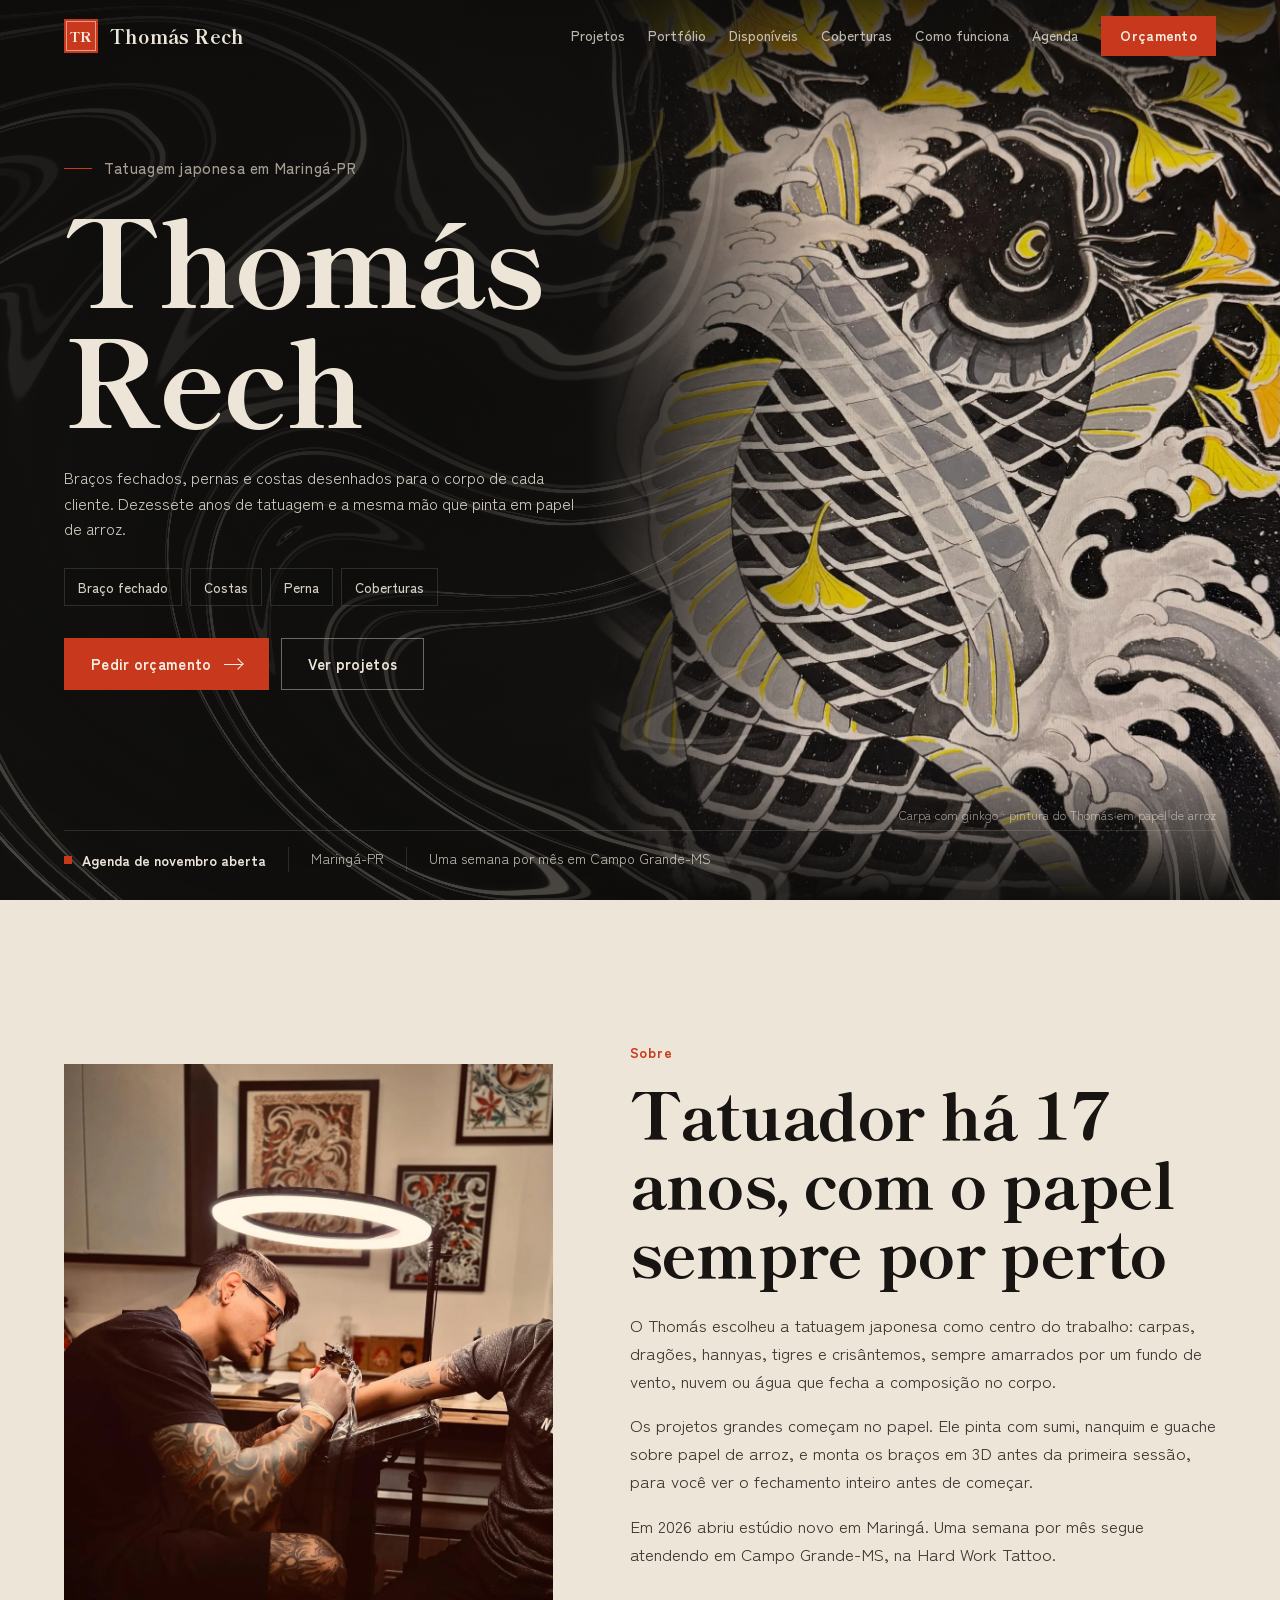
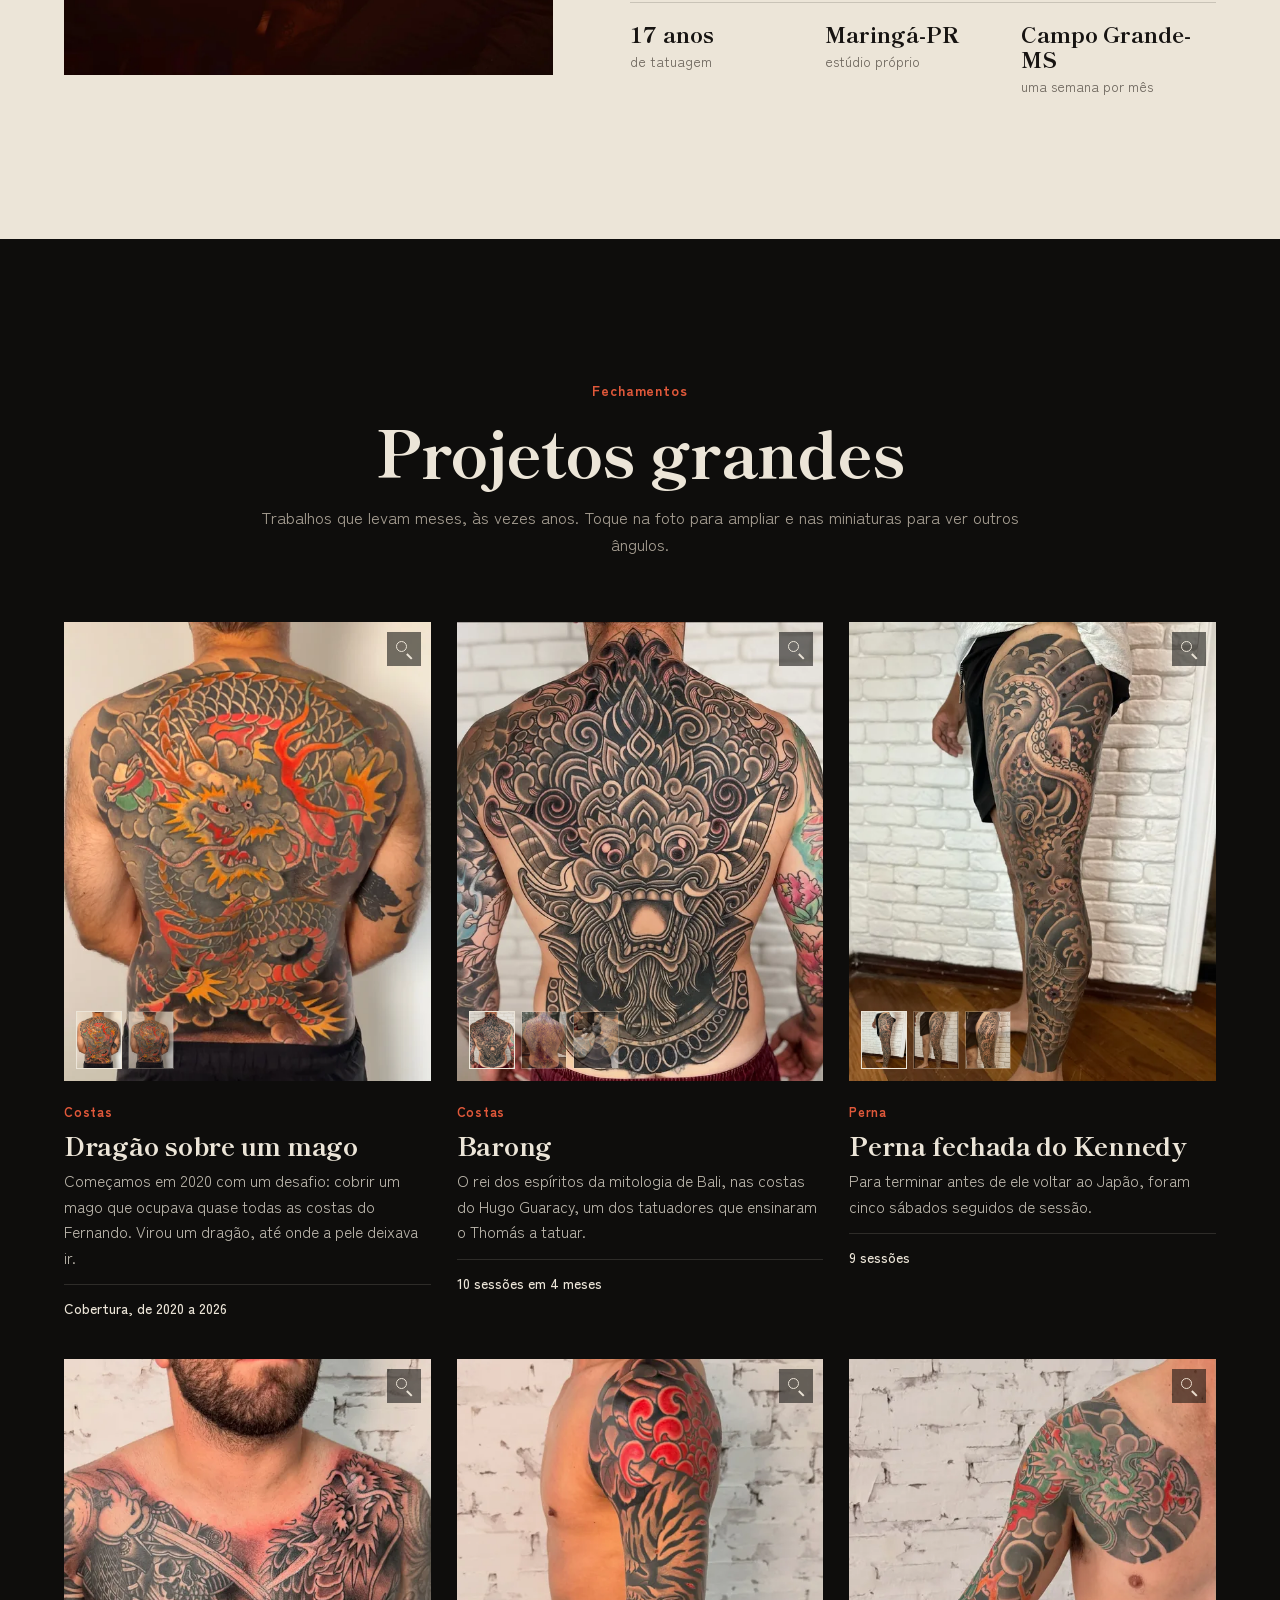
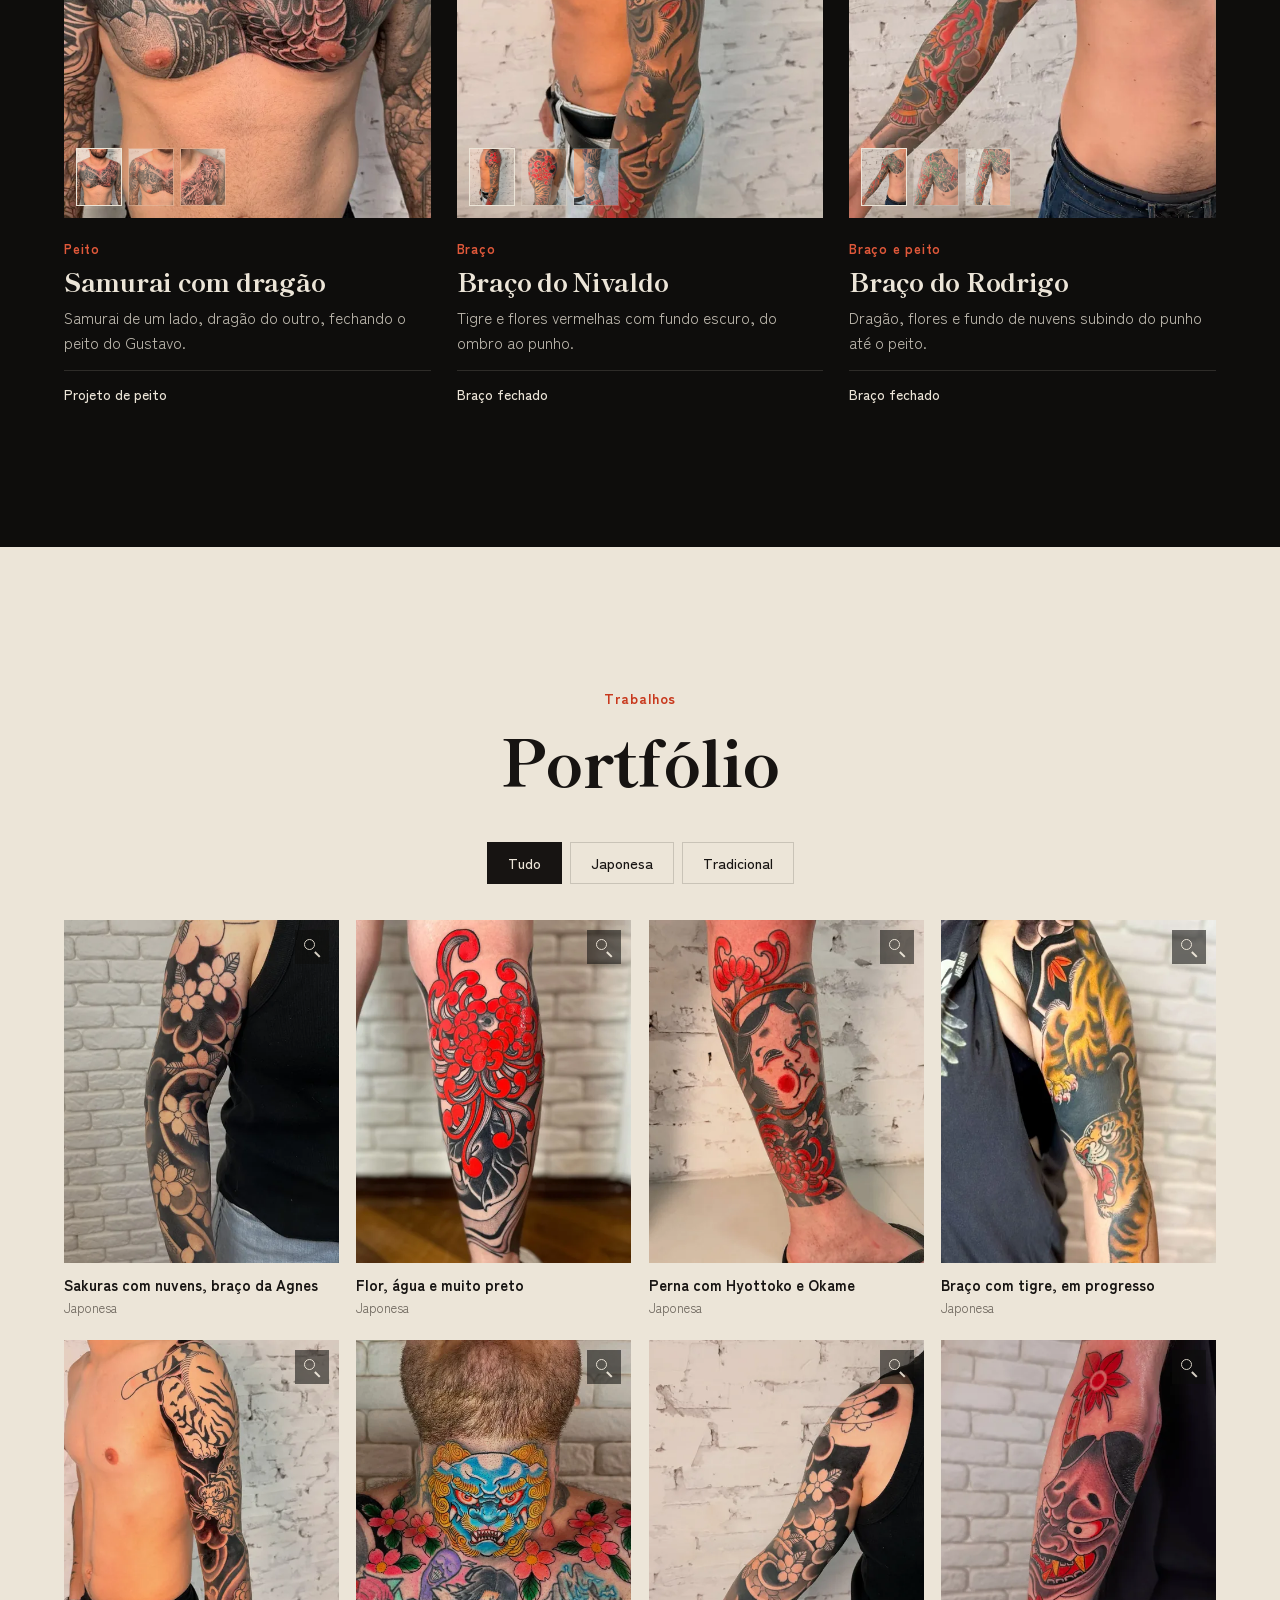
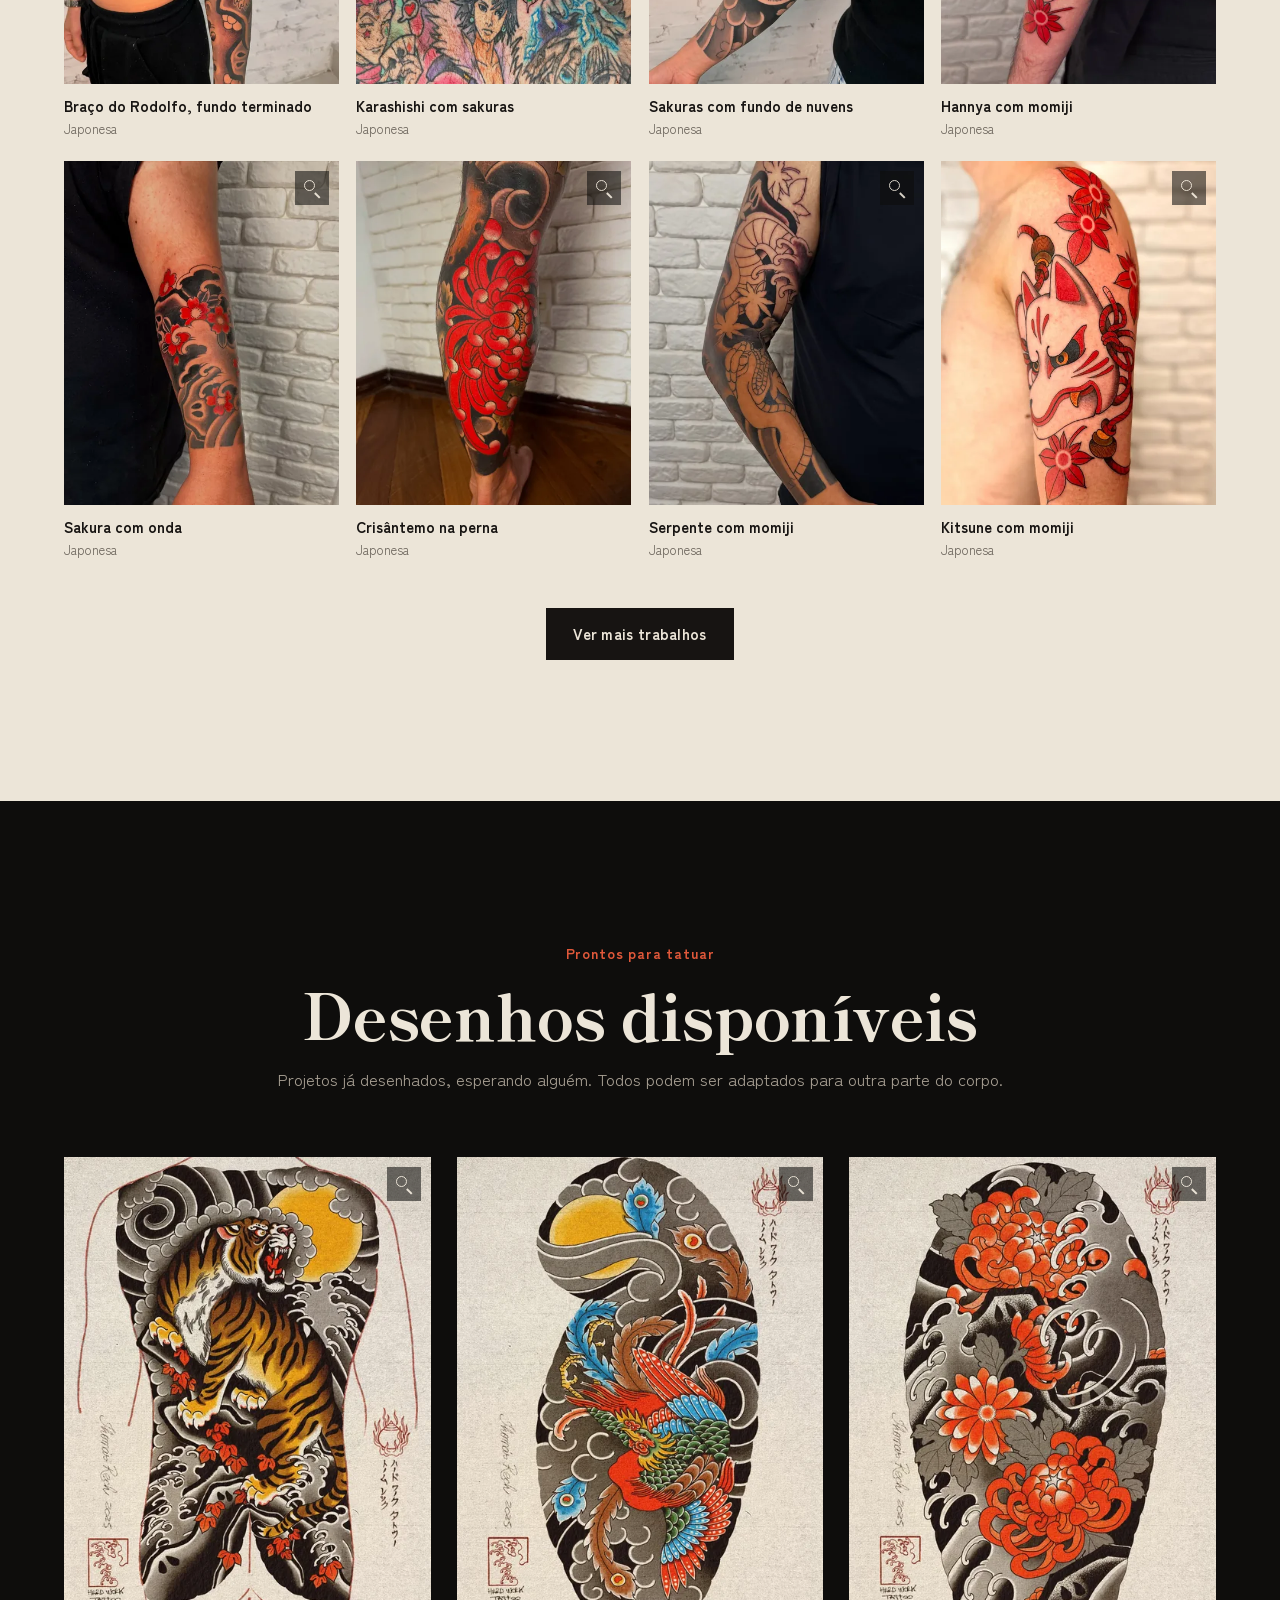
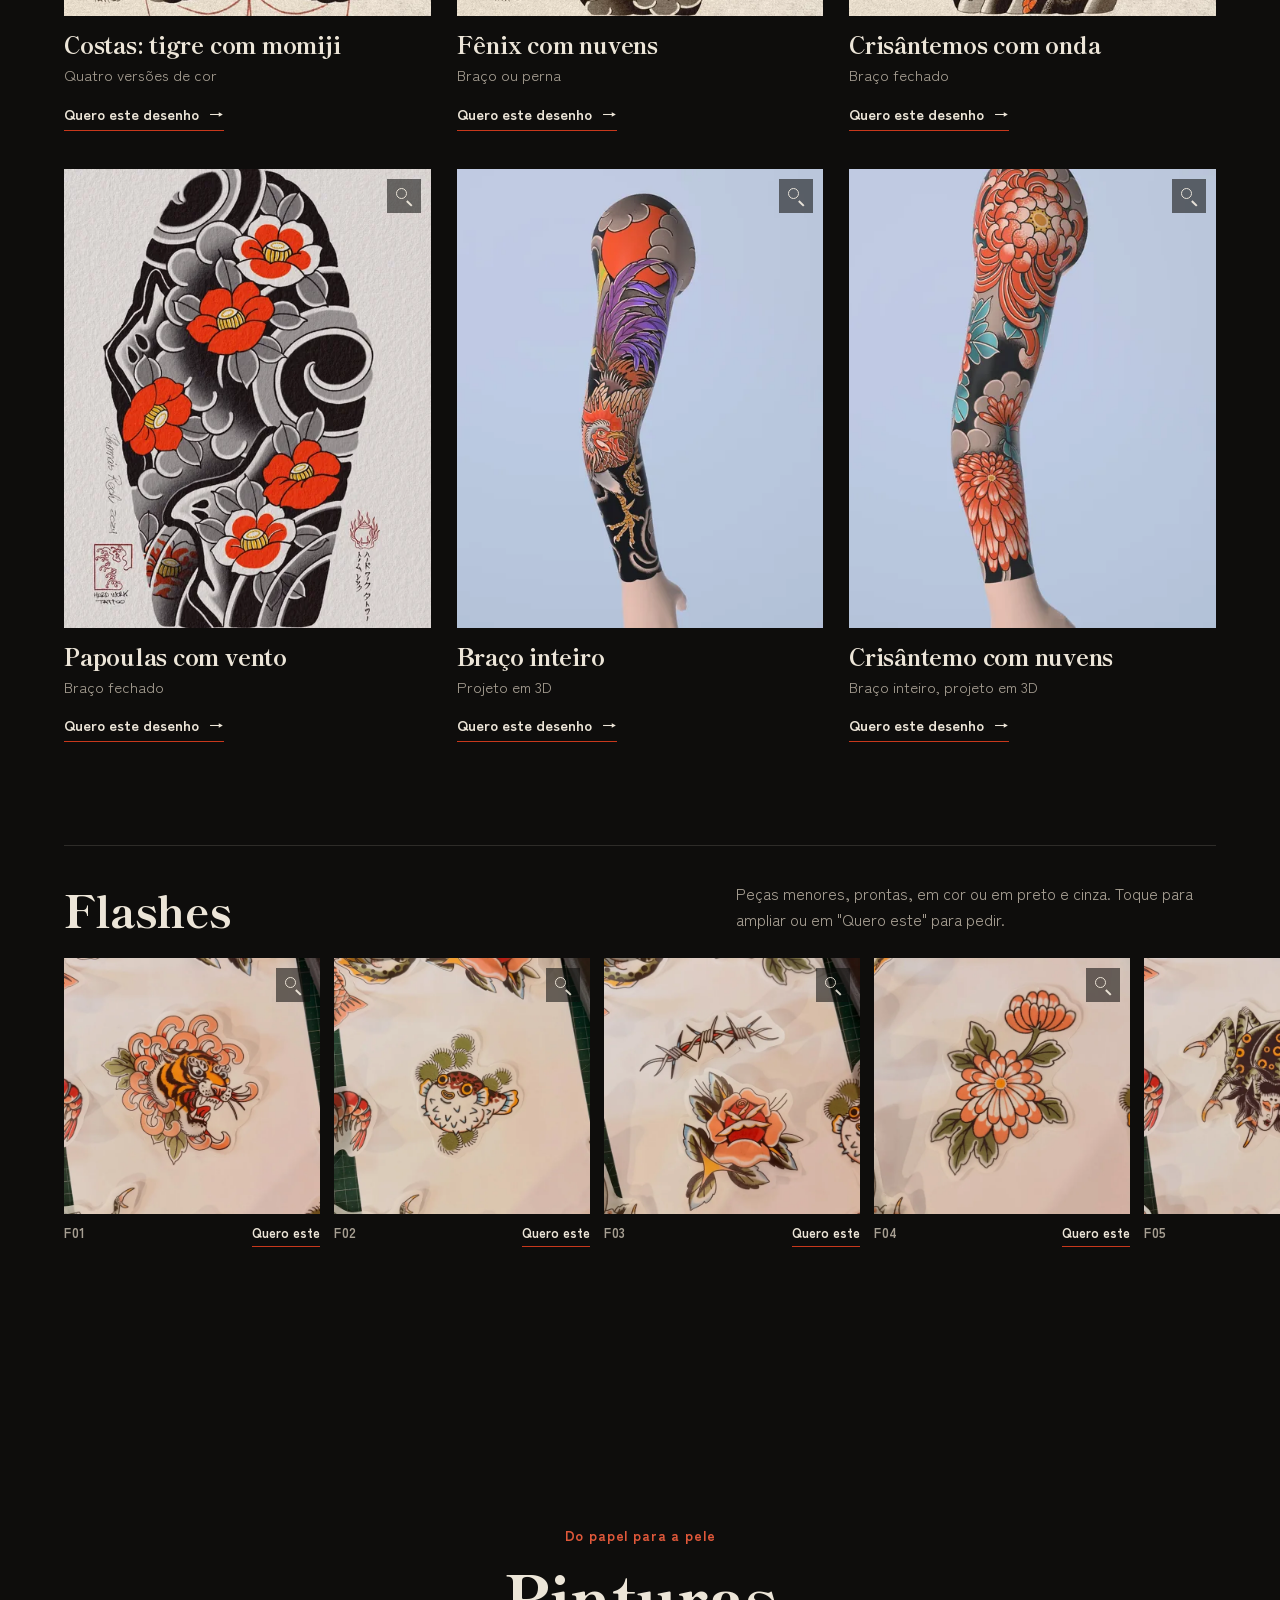
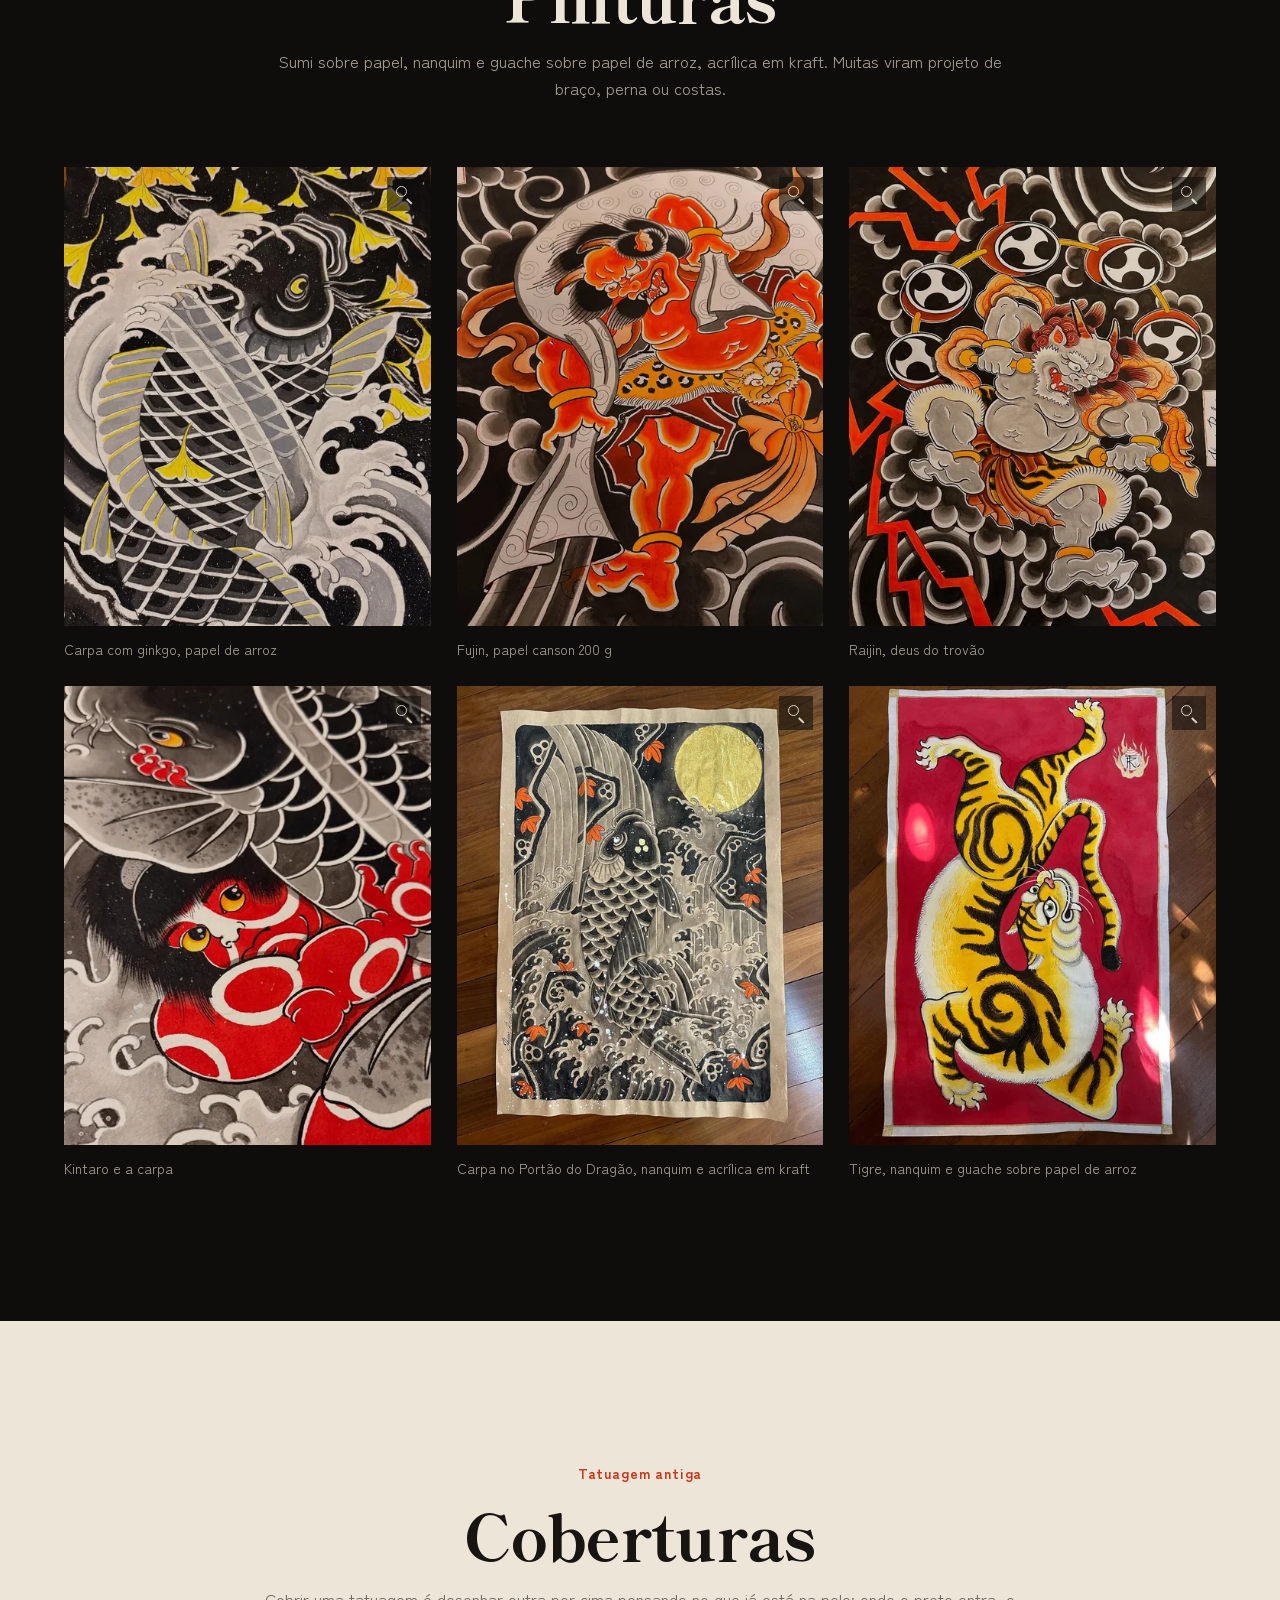
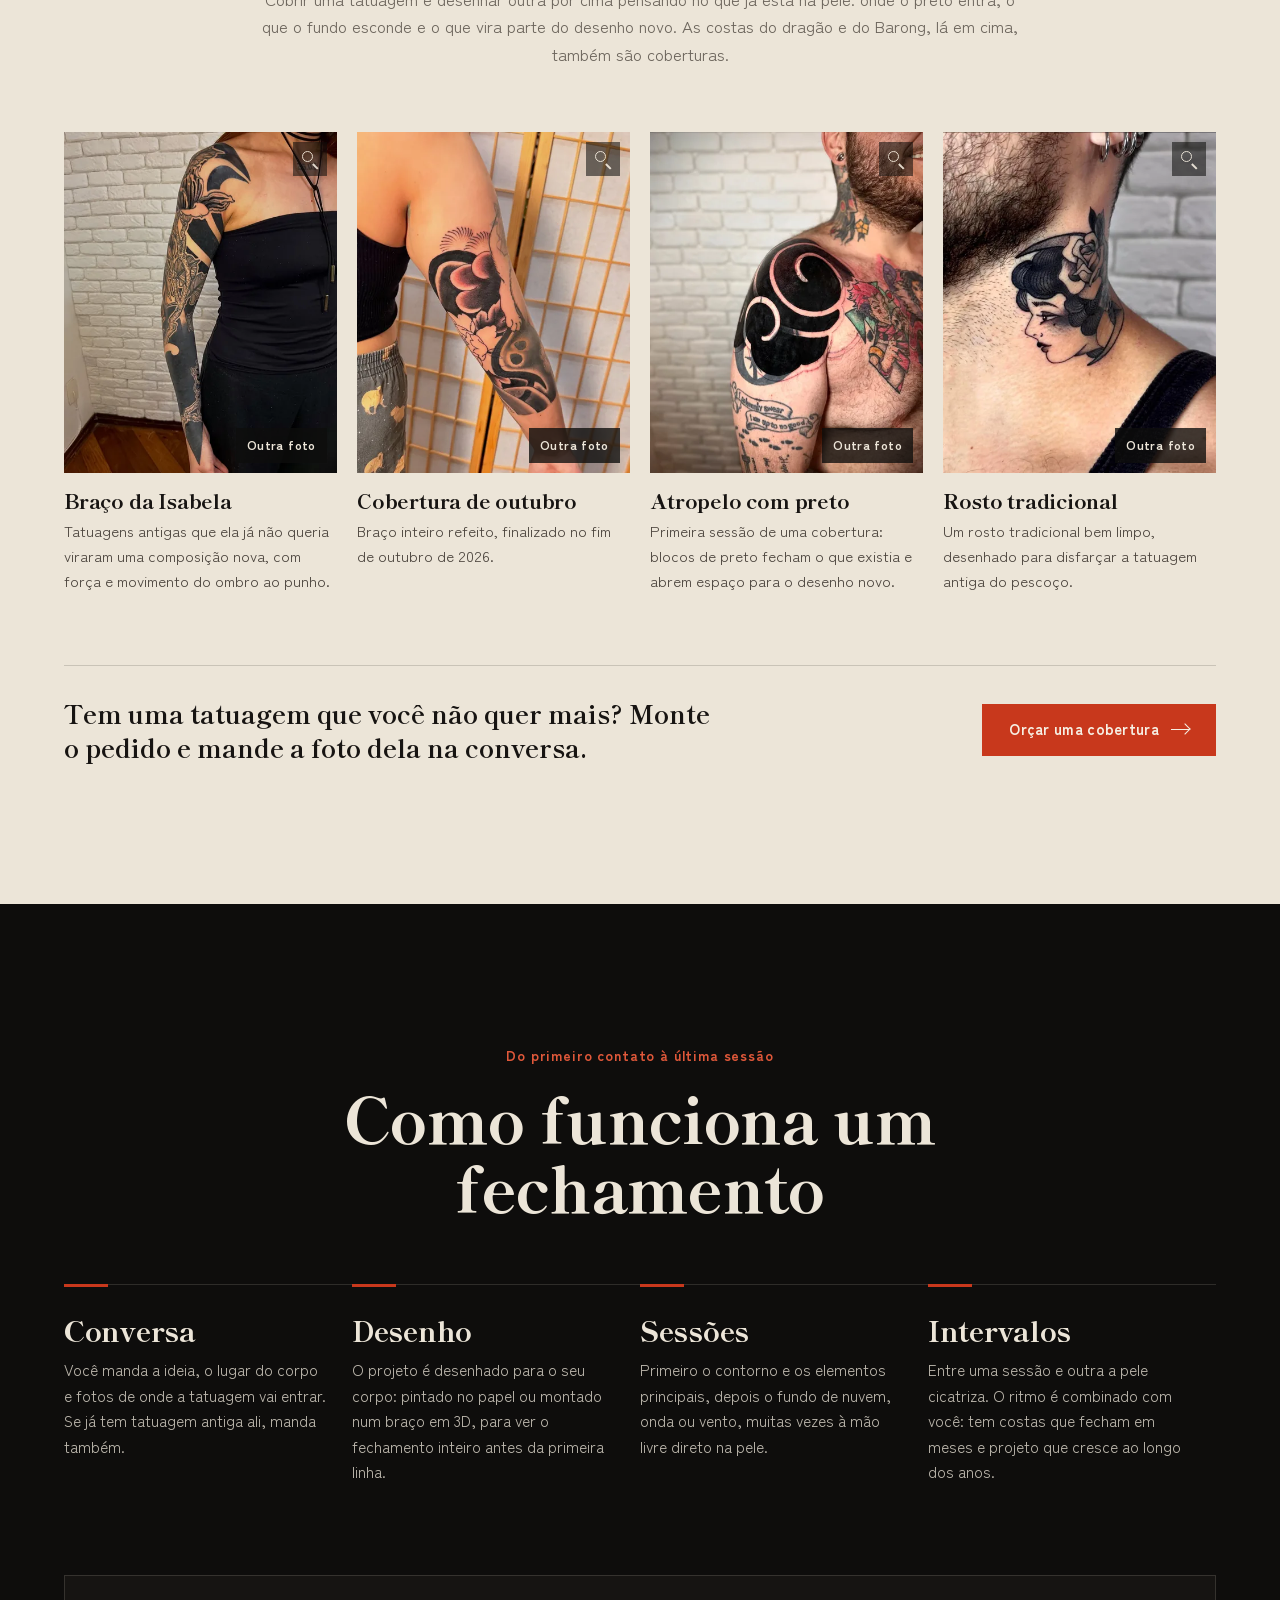
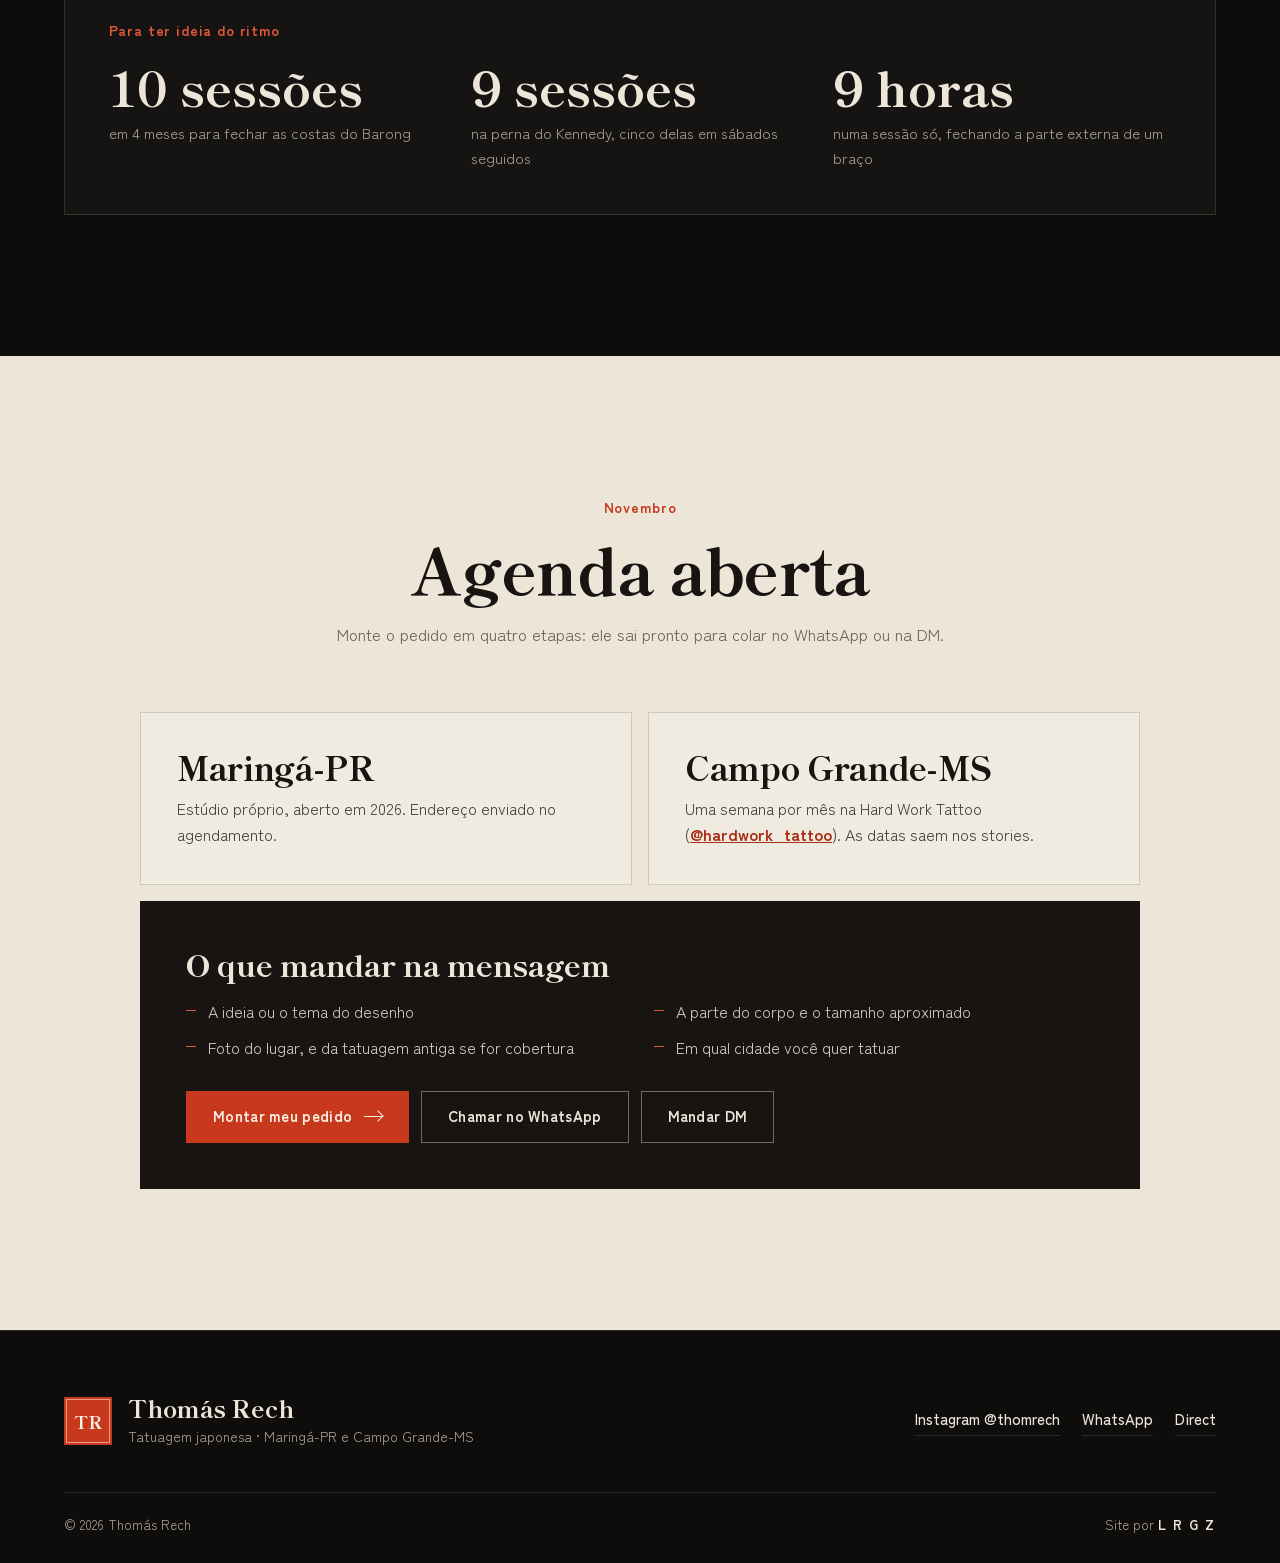
<file: index.html>
<!doctype html>
<html lang="pt-BR">
<head>
<meta charset="utf-8">
<meta name="viewport" content="width=device-width, initial-scale=1, viewport-fit=cover">
<title>Thomás Rech · Tatuagem japonesa em Maringá-PR</title>
<meta name="description" content="Thomás Rech, tatuador há 17 anos: braços fechados, pernas, costas e coberturas em tatuagem japonesa. Agenda aberta em Maringá-PR e uma semana por mês em Campo Grande-MS.">
<meta name="robots" content="noindex, nofollow">
<meta name="theme-color" content="#0e0d0c">
<meta property="og:type" content="website">
<meta property="og:title" content="Thomás Rech · Tatuagem japonesa">
<meta property="og:description" content="Braços fechados, pernas, costas e coberturas. Agenda aberta em Maringá-PR.">
<meta property="og:image" content="https://azeugral.github.io/thomas-rech/og.jpg?v=1">
<link rel="icon" href="favicon.svg" type="image/svg+xml">
<link rel="apple-touch-icon" href="apple-touch-icon.png">
<link rel="preconnect" href="https://fonts.googleapis.com">
<link rel="preconnect" href="https://fonts.gstatic.com" crossorigin>
<link href="https://fonts.googleapis.com/css2?family=Shippori+Mincho+B1:wght@500;700;800&family=Zen+Kaku+Gothic+New:wght@400;500;700&display=swap" rel="stylesheet">
<link rel="preload" as="image" href="assets/img/hero-carpa.webp" media="(min-width: 701px)">
<link rel="preload" as="image" href="assets/img/hero-carpa-p.webp" media="(max-width: 700px)">
<link rel="stylesheet" href="assets/css/site.css?v=3">
</head>
<body>

<header class="topo" id="topo">
  <a class="marca" href="#inicio" aria-label="Thomás Rech, início"><span class="selo" aria-hidden="true">TR</span><span class="marca-nome">Thomás Rech</span></a>
  <nav class="nav" id="nav" aria-label="Seções">
    <a href="#projetos">Projetos</a>
    <a href="#portfolio">Portfólio</a>
    <a href="#disponiveis">Disponíveis</a>
    <a href="#coberturas">Coberturas</a>
    <a href="#como">Como funciona</a>
    <a href="#agenda">Agenda</a>
    <a class="btn btn-sm nav-cta" href="agendar.html">Orçamento</a>
  </nav>
  <button class="menu-btn" id="menu-btn" aria-label="Abrir menu" aria-expanded="false" aria-controls="nav"><span></span><span></span></button>
</header>

<main>
<section class="hero" id="inicio">
  <div class="hero-sumi" aria-hidden="true">
    <img class="hero-poster" src="assets/img/sumi-largo.webp" alt="" width="1280" height="720" data-retrato="assets/img/sumi-retrato.webp">
    <canvas id="sumi"></canvas>
  </div>
  <figure class="hero-arte">
    <img src="assets/img/hero-carpa.webp" srcset="assets/img/hero-carpa-p.webp 900w, assets/img/hero-carpa.webp 1440w" sizes="(max-width: 1024px) 100vw, 56vw" alt="Carpa com ginkgo, pintura do Thomás em papel de arroz" width="1440" height="1920" fetchpriority="high">
  </figure>
  <div class="hero-txt">
    <p class="hero-chapeu entrada" style="--d:.15s">Tatuagem japonesa em Maringá-PR</p>
    <h1 class="hero-tit"><span class="linha"><span style="--d:.3s">Thomás</span></span><span class="linha"><span style="--d:.42s">Rech</span></span></h1>
    <p class="hero-sub entrada" style="--d:.7s">Braços fechados, pernas e costas desenhados para o corpo de cada cliente. Dezessete anos de tatuagem e a mesma mão que pinta em papel de arroz.</p>
    <ul class="hero-tags entrada" style="--d:.82s" aria-label="Especialidades"><li>Braço fechado</li><li>Costas</li><li>Perna</li><li>Coberturas</li></ul>
    <div class="hero-btns entrada" style="--d:.94s">
      <a class="btn" href="agendar.html">Pedir orçamento <i aria-hidden="true"></i></a>
      <a class="btn btn-linha" href="#projetos">Ver projetos</a>
    </div>
  </div>
  <div class="hero-info entrada" style="--d:1.1s">
    <p><b>Agenda de novembro aberta</b></p>
    <p>Maringá-PR</p>
    <p>Uma semana por mês em Campo Grande-MS</p>
  </div>
  <p class="hero-leg entrada" style="--d:1.25s">Carpa com ginkgo · pintura do Thomás em papel de arroz</p>
</section>

<section class="sobre secao papel" id="sobre">
  <div class="sobre-grade">
    <figure class="sobre-foto entra"><img src="assets/img/sobre.webp" alt="Thomás Rech tatuando no estúdio, com pinturas japonesas na parede" width="1080" height="1350" loading="lazy" decoding="async"></figure>
    <div class="sobre-txt entra">
      <p class="chapeu">Sobre</p>
      <h2>Tatuador há 17 anos, com o papel sempre por perto</h2>
      <p>O Thomás escolheu a tatuagem japonesa como centro do trabalho: carpas, dragões, hannyas, tigres e crisântemos, sempre amarrados por um fundo de vento, nuvem ou água que fecha a composição no corpo.</p>
      <p>Os projetos grandes começam no papel. Ele pinta com sumi, nanquim e guache sobre papel de arroz, e monta os braços em 3D antes da primeira sessão, para você ver o fechamento inteiro antes de começar.</p>
      <p>Em 2026 abriu estúdio novo em Maringá. Uma semana por mês segue atendendo em Campo Grande-MS, na Hard Work Tattoo.</p>
      <dl class="fatos">
        <div><dt>17 anos</dt><dd>de tatuagem</dd></div>
        <div><dt>Maringá-PR</dt><dd>estúdio próprio</dd></div>
        <div><dt>Campo Grande-MS</dt><dd>uma semana por mês</dd></div>
      </dl>
    </div>
  </div>
</section>

<section class="projetos secao sumi" id="projetos">
  <div class="cab entra">
    <p class="chapeu">Fechamentos</p>
    <h2>Projetos grandes</h2>
    <p class="lead">Trabalhos que levam meses, às vezes anos. Toque na foto para ampliar e nas miniaturas para ver outros ângulos.</p>
  </div>
  <div class="proj-grade mob4" aria-label="Projetos grandes">
      <article class="proj entra" data-leg="Dragão sobre um mago" data-det="Costas · Cobertura, de 2020 a 2026. Começamos em 2020 com um desafio: cobrir um mago que ocupava quase todas as costas do Fernando. Virou um dragão, até onde a pele deixava ir.">
        <div class="proj-quadro"><img src="assets/img/projetos/dragao-1-p.webp" srcset="assets/img/projetos/dragao-1-p.webp 540w, assets/img/projetos/dragao-1.webp 1080w" sizes="(max-width: 700px) 80vw, (max-width: 1100px) 50vw, 33vw" alt="Dragão sobre um mago: Começamos em 2020 com um desafio: cobrir um mago que ocupava quase todas as costas do Fernando. Virou um dragão, até onde a pele deixava ir." width="540" height="675" loading="lazy" decoding="async" draggable="false" class="proj-foto"><span class="lupa" aria-hidden="true"></span><div class="proj-minis"><button class="proj-mini ativo" data-g="assets/img/full/proj-dragao-1.webp" data-p="assets/img/projetos/dragao-1-p.webp" data-m="assets/img/projetos/dragao-1.webp" aria-label="Foto 1 de 2"><img src="assets/img/projetos/dragao-1-p.webp" alt="" width="540" height="675" loading="lazy" decoding="async" draggable="false"></button><button class="proj-mini" data-g="assets/img/full/proj-dragao-2.webp" data-p="assets/img/projetos/dragao-2-p.webp" data-m="assets/img/projetos/dragao-2.webp" aria-label="Foto 2 de 2"><img src="assets/img/projetos/dragao-2-p.webp" alt="" width="540" height="675" loading="lazy" decoding="async" draggable="false"></button></div></div>
        <p class="proj-tag">Costas</p><h3>Dragão sobre um mago</h3><p>Começamos em 2020 com um desafio: cobrir um mago que ocupava quase todas as costas do Fernando. Virou um dragão, até onde a pele deixava ir.</p><p class="proj-meta">Cobertura, de 2020 a 2026</p>
      </article>
      <article class="proj entra" data-leg="Barong" data-det="Costas · 10 sessões em 4 meses. O rei dos espíritos da mitologia de Bali, nas costas do Hugo Guaracy, um dos tatuadores que ensinaram o Thomás a tatuar.">
        <div class="proj-quadro"><img src="assets/img/projetos/barong-1-p.webp" srcset="assets/img/projetos/barong-1-p.webp 540w, assets/img/projetos/barong-1.webp 1080w" sizes="(max-width: 700px) 80vw, (max-width: 1100px) 50vw, 33vw" alt="Barong: O rei dos espíritos da mitologia de Bali, nas costas do Hugo Guaracy, um dos tatuadores que ensinaram o Thomás a tatuar." width="540" height="675" loading="lazy" decoding="async" draggable="false" class="proj-foto"><span class="lupa" aria-hidden="true"></span><div class="proj-minis"><button class="proj-mini ativo" data-g="assets/img/full/proj-barong-1.webp" data-p="assets/img/projetos/barong-1-p.webp" data-m="assets/img/projetos/barong-1.webp" aria-label="Foto 1 de 3"><img src="assets/img/projetos/barong-1-p.webp" alt="" width="540" height="675" loading="lazy" decoding="async" draggable="false"></button><button class="proj-mini" data-g="assets/img/full/proj-barong-2.webp" data-p="assets/img/projetos/barong-2-p.webp" data-m="assets/img/projetos/barong-2.webp" aria-label="Foto 2 de 3"><img src="assets/img/projetos/barong-2-p.webp" alt="" width="540" height="675" loading="lazy" decoding="async" draggable="false"></button><button class="proj-mini" data-g="assets/img/full/proj-barong-3.webp" data-p="assets/img/projetos/barong-3-p.webp" data-m="assets/img/projetos/barong-3.webp" aria-label="Foto 3 de 3"><img src="assets/img/projetos/barong-3-p.webp" alt="" width="540" height="675" loading="lazy" decoding="async" draggable="false"></button></div></div>
        <p class="proj-tag">Costas</p><h3>Barong</h3><p>O rei dos espíritos da mitologia de Bali, nas costas do Hugo Guaracy, um dos tatuadores que ensinaram o Thomás a tatuar.</p><p class="proj-meta">10 sessões em 4 meses</p>
      </article>
      <article class="proj entra" data-leg="Perna fechada do Kennedy" data-det="Perna · 9 sessões. Para terminar antes de ele voltar ao Japão, foram cinco sábados seguidos de sessão.">
        <div class="proj-quadro"><img src="assets/img/projetos/perna-1-p.webp" srcset="assets/img/projetos/perna-1-p.webp 540w, assets/img/projetos/perna-1.webp 1080w" sizes="(max-width: 700px) 80vw, (max-width: 1100px) 50vw, 33vw" alt="Perna fechada do Kennedy: Para terminar antes de ele voltar ao Japão, foram cinco sábados seguidos de sessão." width="540" height="675" loading="lazy" decoding="async" draggable="false" class="proj-foto"><span class="lupa" aria-hidden="true"></span><div class="proj-minis"><button class="proj-mini ativo" data-g="assets/img/full/proj-perna-1.webp" data-p="assets/img/projetos/perna-1-p.webp" data-m="assets/img/projetos/perna-1.webp" aria-label="Foto 1 de 3"><img src="assets/img/projetos/perna-1-p.webp" alt="" width="540" height="675" loading="lazy" decoding="async" draggable="false"></button><button class="proj-mini" data-g="assets/img/full/proj-perna-2.webp" data-p="assets/img/projetos/perna-2-p.webp" data-m="assets/img/projetos/perna-2.webp" aria-label="Foto 2 de 3"><img src="assets/img/projetos/perna-2-p.webp" alt="" width="540" height="675" loading="lazy" decoding="async" draggable="false"></button><button class="proj-mini" data-g="assets/img/full/proj-perna-3.webp" data-p="assets/img/projetos/perna-3-p.webp" data-m="assets/img/projetos/perna-3.webp" aria-label="Foto 3 de 3"><img src="assets/img/projetos/perna-3-p.webp" alt="" width="540" height="675" loading="lazy" decoding="async" draggable="false"></button></div></div>
        <p class="proj-tag">Perna</p><h3>Perna fechada do Kennedy</h3><p>Para terminar antes de ele voltar ao Japão, foram cinco sábados seguidos de sessão.</p><p class="proj-meta">9 sessões</p>
      </article>
      <article class="proj entra" data-leg="Samurai com dragão" data-det="Peito · Projeto de peito. Samurai de um lado, dragão do outro, fechando o peito do Gustavo.">
        <div class="proj-quadro"><img src="assets/img/projetos/peito-1-p.webp" srcset="assets/img/projetos/peito-1-p.webp 540w, assets/img/projetos/peito-1.webp 1080w" sizes="(max-width: 700px) 80vw, (max-width: 1100px) 50vw, 33vw" alt="Samurai com dragão: Samurai de um lado, dragão do outro, fechando o peito do Gustavo." width="540" height="675" loading="lazy" decoding="async" draggable="false" class="proj-foto"><span class="lupa" aria-hidden="true"></span><div class="proj-minis"><button class="proj-mini ativo" data-g="assets/img/full/proj-peito-1.webp" data-p="assets/img/projetos/peito-1-p.webp" data-m="assets/img/projetos/peito-1.webp" aria-label="Foto 1 de 3"><img src="assets/img/projetos/peito-1-p.webp" alt="" width="540" height="675" loading="lazy" decoding="async" draggable="false"></button><button class="proj-mini" data-g="assets/img/full/proj-peito-2.webp" data-p="assets/img/projetos/peito-2-p.webp" data-m="assets/img/projetos/peito-2.webp" aria-label="Foto 2 de 3"><img src="assets/img/projetos/peito-2-p.webp" alt="" width="540" height="675" loading="lazy" decoding="async" draggable="false"></button><button class="proj-mini" data-g="assets/img/full/proj-peito-3.webp" data-p="assets/img/projetos/peito-3-p.webp" data-m="assets/img/projetos/peito-3.webp" aria-label="Foto 3 de 3"><img src="assets/img/projetos/peito-3-p.webp" alt="" width="540" height="675" loading="lazy" decoding="async" draggable="false"></button></div></div>
        <p class="proj-tag">Peito</p><h3>Samurai com dragão</h3><p>Samurai de um lado, dragão do outro, fechando o peito do Gustavo.</p><p class="proj-meta">Projeto de peito</p>
      </article>
      <article class="proj entra" data-leg="Braço do Nivaldo" data-det="Braço · Braço fechado. Tigre e flores vermelhas com fundo escuro, do ombro ao punho.">
        <div class="proj-quadro"><img src="assets/img/projetos/nivaldo-1-p.webp" srcset="assets/img/projetos/nivaldo-1-p.webp 540w, assets/img/projetos/nivaldo-1.webp 1080w" sizes="(max-width: 700px) 80vw, (max-width: 1100px) 50vw, 33vw" alt="Braço do Nivaldo: Tigre e flores vermelhas com fundo escuro, do ombro ao punho." width="540" height="675" loading="lazy" decoding="async" draggable="false" class="proj-foto"><span class="lupa" aria-hidden="true"></span><div class="proj-minis"><button class="proj-mini ativo" data-g="assets/img/full/proj-nivaldo-1.webp" data-p="assets/img/projetos/nivaldo-1-p.webp" data-m="assets/img/projetos/nivaldo-1.webp" aria-label="Foto 1 de 3"><img src="assets/img/projetos/nivaldo-1-p.webp" alt="" width="540" height="675" loading="lazy" decoding="async" draggable="false"></button><button class="proj-mini" data-g="assets/img/full/proj-nivaldo-2.webp" data-p="assets/img/projetos/nivaldo-2-p.webp" data-m="assets/img/projetos/nivaldo-2.webp" aria-label="Foto 2 de 3"><img src="assets/img/projetos/nivaldo-2-p.webp" alt="" width="540" height="675" loading="lazy" decoding="async" draggable="false"></button><button class="proj-mini" data-g="assets/img/full/proj-nivaldo-3.webp" data-p="assets/img/projetos/nivaldo-3-p.webp" data-m="assets/img/projetos/nivaldo-3.webp" aria-label="Foto 3 de 3"><img src="assets/img/projetos/nivaldo-3-p.webp" alt="" width="540" height="675" loading="lazy" decoding="async" draggable="false"></button></div></div>
        <p class="proj-tag">Braço</p><h3>Braço do Nivaldo</h3><p>Tigre e flores vermelhas com fundo escuro, do ombro ao punho.</p><p class="proj-meta">Braço fechado</p>
      </article>
      <article class="proj entra" data-leg="Braço do Rodrigo" data-det="Braço e peito · Braço fechado. Dragão, flores e fundo de nuvens subindo do punho até o peito.">
        <div class="proj-quadro"><img src="assets/img/projetos/rodrigo-1-p.webp" srcset="assets/img/projetos/rodrigo-1-p.webp 540w, assets/img/projetos/rodrigo-1.webp 1080w" sizes="(max-width: 700px) 80vw, (max-width: 1100px) 50vw, 33vw" alt="Braço do Rodrigo: Dragão, flores e fundo de nuvens subindo do punho até o peito." width="540" height="675" loading="lazy" decoding="async" draggable="false" class="proj-foto"><span class="lupa" aria-hidden="true"></span><div class="proj-minis"><button class="proj-mini ativo" data-g="assets/img/full/proj-rodrigo-1.webp" data-p="assets/img/projetos/rodrigo-1-p.webp" data-m="assets/img/projetos/rodrigo-1.webp" aria-label="Foto 1 de 3"><img src="assets/img/projetos/rodrigo-1-p.webp" alt="" width="540" height="675" loading="lazy" decoding="async" draggable="false"></button><button class="proj-mini" data-g="assets/img/full/proj-rodrigo-2.webp" data-p="assets/img/projetos/rodrigo-2-p.webp" data-m="assets/img/projetos/rodrigo-2.webp" aria-label="Foto 2 de 3"><img src="assets/img/projetos/rodrigo-2-p.webp" alt="" width="540" height="675" loading="lazy" decoding="async" draggable="false"></button><button class="proj-mini" data-g="assets/img/full/proj-rodrigo-3.webp" data-p="assets/img/projetos/rodrigo-3-p.webp" data-m="assets/img/projetos/rodrigo-3.webp" aria-label="Foto 3 de 3"><img src="assets/img/projetos/rodrigo-3-p.webp" alt="" width="540" height="675" loading="lazy" decoding="async" draggable="false"></button></div></div>
        <p class="proj-tag">Braço e peito</p><h3>Braço do Rodrigo</h3><p>Dragão, flores e fundo de nuvens subindo do punho até o peito.</p><p class="proj-meta">Braço fechado</p>
      </article>
  </div>
</section>

<section class="portfolio secao papel" id="portfolio">
  <div class="cab entra">
    <p class="chapeu">Trabalhos</p>
    <h2>Portfólio</h2>
  </div>
  <div class="filtros entra" role="group" aria-label="Filtrar portfólio">
    <button class="filtro ativo" data-f="tudo" aria-pressed="true">Tudo</button>
    <button class="filtro" data-f="japonesa" aria-pressed="false">Japonesa</button>
    <button class="filtro" data-f="tradicional" aria-pressed="false">Tradicional</button>
  </div>
  <ul class="obras" id="obras" aria-label="Portfólio">
      <li class="obra" data-cat="japonesa"><button class="obra-btn amplia" data-g="assets/img/full/obras-01.webp" data-leg="Sakuras com nuvens, braço da Agnes" data-det="Tatuagem japonesa do Thomás Rech" aria-label="Ampliar: Sakuras com nuvens, braço da Agnes">
        <span class="obra-img"><img src="assets/img/obras/01-p.webp" srcset="assets/img/obras/01-p.webp 480w, assets/img/obras/01.webp 960w" sizes="(max-width: 700px) 72vw, (max-width: 1100px) 33vw, 25vw" alt="Sakuras com nuvens, braço da Agnes" width="480" height="600" loading="lazy" decoding="async" draggable="false"><span class="lupa" aria-hidden="true"></span></span>
        <span class="obra-leg"><b>Sakuras com nuvens, braço da Agnes</b><small>Japonesa</small></span></button></li>
      <li class="obra" data-cat="japonesa"><button class="obra-btn amplia" data-g="assets/img/full/obras-02.webp" data-leg="Flor, água e muito preto" data-det="Tatuagem japonesa do Thomás Rech" aria-label="Ampliar: Flor, água e muito preto">
        <span class="obra-img"><img src="assets/img/obras/02-p.webp" srcset="assets/img/obras/02-p.webp 480w, assets/img/obras/02.webp 960w" sizes="(max-width: 700px) 72vw, (max-width: 1100px) 33vw, 25vw" alt="Flor, água e muito preto" width="480" height="600" loading="lazy" decoding="async" draggable="false"><span class="lupa" aria-hidden="true"></span></span>
        <span class="obra-leg"><b>Flor, água e muito preto</b><small>Japonesa</small></span></button></li>
      <li class="obra" data-cat="japonesa"><button class="obra-btn amplia" data-g="assets/img/full/obras-03.webp" data-leg="Perna com Hyottoko e Okame" data-det="Tatuagem japonesa do Thomás Rech" aria-label="Ampliar: Perna com Hyottoko e Okame">
        <span class="obra-img"><img src="assets/img/obras/03-p.webp" srcset="assets/img/obras/03-p.webp 480w, assets/img/obras/03.webp 960w" sizes="(max-width: 700px) 72vw, (max-width: 1100px) 33vw, 25vw" alt="Perna com Hyottoko e Okame" width="480" height="600" loading="lazy" decoding="async" draggable="false"><span class="lupa" aria-hidden="true"></span></span>
        <span class="obra-leg"><b>Perna com Hyottoko e Okame</b><small>Japonesa</small></span></button></li>
      <li class="obra" data-cat="japonesa"><button class="obra-btn amplia" data-g="assets/img/full/obras-04.webp" data-leg="Braço com tigre, em progresso" data-det="Tatuagem japonesa do Thomás Rech" aria-label="Ampliar: Braço com tigre, em progresso">
        <span class="obra-img"><img src="assets/img/obras/04-p.webp" srcset="assets/img/obras/04-p.webp 480w, assets/img/obras/04.webp 960w" sizes="(max-width: 700px) 72vw, (max-width: 1100px) 33vw, 25vw" alt="Braço com tigre, em progresso" width="480" height="600" loading="lazy" decoding="async" draggable="false"><span class="lupa" aria-hidden="true"></span></span>
        <span class="obra-leg"><b>Braço com tigre, em progresso</b><small>Japonesa</small></span></button></li>
      <li class="obra" data-cat="japonesa"><button class="obra-btn amplia" data-g="assets/img/full/obras-05.webp" data-leg="Braço do Rodolfo, fundo terminado" data-det="Tatuagem japonesa do Thomás Rech" aria-label="Ampliar: Braço do Rodolfo, fundo terminado">
        <span class="obra-img"><img src="assets/img/obras/05-p.webp" srcset="assets/img/obras/05-p.webp 480w, assets/img/obras/05.webp 960w" sizes="(max-width: 700px) 72vw, (max-width: 1100px) 33vw, 25vw" alt="Braço do Rodolfo, fundo terminado" width="480" height="600" loading="lazy" decoding="async" draggable="false"><span class="lupa" aria-hidden="true"></span></span>
        <span class="obra-leg"><b>Braço do Rodolfo, fundo terminado</b><small>Japonesa</small></span></button></li>
      <li class="obra" data-cat="japonesa"><button class="obra-btn amplia" data-g="assets/img/full/obras-06.webp" data-leg="Karashishi com sakuras" data-det="Tatuagem japonesa do Thomás Rech" aria-label="Ampliar: Karashishi com sakuras">
        <span class="obra-img"><img src="assets/img/obras/06-p.webp" srcset="assets/img/obras/06-p.webp 480w, assets/img/obras/06.webp 960w" sizes="(max-width: 700px) 72vw, (max-width: 1100px) 33vw, 25vw" alt="Karashishi com sakuras" width="480" height="600" loading="lazy" decoding="async" draggable="false"><span class="lupa" aria-hidden="true"></span></span>
        <span class="obra-leg"><b>Karashishi com sakuras</b><small>Japonesa</small></span></button></li>
      <li class="obra" data-cat="japonesa"><button class="obra-btn amplia" data-g="assets/img/full/obras-07.webp" data-leg="Sakuras com fundo de nuvens" data-det="Tatuagem japonesa do Thomás Rech" aria-label="Ampliar: Sakuras com fundo de nuvens">
        <span class="obra-img"><img src="assets/img/obras/07-p.webp" srcset="assets/img/obras/07-p.webp 480w, assets/img/obras/07.webp 960w" sizes="(max-width: 700px) 72vw, (max-width: 1100px) 33vw, 25vw" alt="Sakuras com fundo de nuvens" width="480" height="600" loading="lazy" decoding="async" draggable="false"><span class="lupa" aria-hidden="true"></span></span>
        <span class="obra-leg"><b>Sakuras com fundo de nuvens</b><small>Japonesa</small></span></button></li>
      <li class="obra" data-cat="japonesa"><button class="obra-btn amplia" data-g="assets/img/full/obras-08.webp" data-leg="Hannya com momiji" data-det="Tatuagem japonesa do Thomás Rech" aria-label="Ampliar: Hannya com momiji">
        <span class="obra-img"><img src="assets/img/obras/08-p.webp" srcset="assets/img/obras/08-p.webp 480w, assets/img/obras/08.webp 960w" sizes="(max-width: 700px) 72vw, (max-width: 1100px) 33vw, 25vw" alt="Hannya com momiji" width="480" height="600" loading="lazy" decoding="async" draggable="false"><span class="lupa" aria-hidden="true"></span></span>
        <span class="obra-leg"><b>Hannya com momiji</b><small>Japonesa</small></span></button></li>
      <li class="obra" data-cat="japonesa"><button class="obra-btn amplia" data-g="assets/img/full/obras-09.webp" data-leg="Sakura com onda" data-det="Tatuagem japonesa do Thomás Rech" aria-label="Ampliar: Sakura com onda">
        <span class="obra-img"><img src="assets/img/obras/09-p.webp" srcset="assets/img/obras/09-p.webp 480w, assets/img/obras/09.webp 960w" sizes="(max-width: 700px) 72vw, (max-width: 1100px) 33vw, 25vw" alt="Sakura com onda" width="480" height="600" loading="lazy" decoding="async" draggable="false"><span class="lupa" aria-hidden="true"></span></span>
        <span class="obra-leg"><b>Sakura com onda</b><small>Japonesa</small></span></button></li>
      <li class="obra" data-cat="japonesa"><button class="obra-btn amplia" data-g="assets/img/full/obras-10.webp" data-leg="Crisântemo na perna" data-det="Tatuagem japonesa do Thomás Rech" aria-label="Ampliar: Crisântemo na perna">
        <span class="obra-img"><img src="assets/img/obras/10-p.webp" srcset="assets/img/obras/10-p.webp 480w, assets/img/obras/10.webp 960w" sizes="(max-width: 700px) 72vw, (max-width: 1100px) 33vw, 25vw" alt="Crisântemo na perna" width="480" height="600" loading="lazy" decoding="async" draggable="false"><span class="lupa" aria-hidden="true"></span></span>
        <span class="obra-leg"><b>Crisântemo na perna</b><small>Japonesa</small></span></button></li>
      <li class="obra" data-cat="japonesa"><button class="obra-btn amplia" data-g="assets/img/full/obras-11.webp" data-leg="Serpente com momiji" data-det="Tatuagem japonesa do Thomás Rech" aria-label="Ampliar: Serpente com momiji">
        <span class="obra-img"><img src="assets/img/obras/11-p.webp" srcset="assets/img/obras/11-p.webp 480w, assets/img/obras/11.webp 960w" sizes="(max-width: 700px) 72vw, (max-width: 1100px) 33vw, 25vw" alt="Serpente com momiji" width="480" height="600" loading="lazy" decoding="async" draggable="false"><span class="lupa" aria-hidden="true"></span></span>
        <span class="obra-leg"><b>Serpente com momiji</b><small>Japonesa</small></span></button></li>
      <li class="obra" data-cat="japonesa"><button class="obra-btn amplia" data-g="assets/img/full/obras-12.webp" data-leg="Kitsune com momiji" data-det="Tatuagem japonesa do Thomás Rech" aria-label="Ampliar: Kitsune com momiji">
        <span class="obra-img"><img src="assets/img/obras/12-p.webp" srcset="assets/img/obras/12-p.webp 480w, assets/img/obras/12.webp 960w" sizes="(max-width: 700px) 72vw, (max-width: 1100px) 33vw, 25vw" alt="Kitsune com momiji" width="480" height="600" loading="lazy" decoding="async" draggable="false"><span class="lupa" aria-hidden="true"></span></span>
        <span class="obra-leg"><b>Kitsune com momiji</b><small>Japonesa</small></span></button></li>
      <li class="obra" data-cat="japonesa"><button class="obra-btn amplia" data-g="assets/img/full/obras-13.webp" data-leg="Perna com carpa, em andamento" data-det="Tatuagem japonesa do Thomás Rech" aria-label="Ampliar: Perna com carpa, em andamento">
        <span class="obra-img"><img src="assets/img/obras/13-p.webp" srcset="assets/img/obras/13-p.webp 480w, assets/img/obras/13.webp 960w" sizes="(max-width: 700px) 72vw, (max-width: 1100px) 33vw, 25vw" alt="Perna com carpa, em andamento" width="480" height="600" loading="lazy" decoding="async" draggable="false"><span class="lupa" aria-hidden="true"></span></span>
        <span class="obra-leg"><b>Perna com carpa, em andamento</b><small>Japonesa</small></span></button></li>
      <li class="obra" data-cat="japonesa"><button class="obra-btn amplia" data-g="assets/img/full/obras-14.webp" data-leg="Kirin no antebraço" data-det="Tatuagem japonesa do Thomás Rech" aria-label="Ampliar: Kirin no antebraço">
        <span class="obra-img"><img src="assets/img/obras/14-p.webp" srcset="assets/img/obras/14-p.webp 480w, assets/img/obras/14.webp 960w" sizes="(max-width: 700px) 72vw, (max-width: 1100px) 33vw, 25vw" alt="Kirin no antebraço" width="480" height="600" loading="lazy" decoding="async" draggable="false"><span class="lupa" aria-hidden="true"></span></span>
        <span class="obra-leg"><b>Kirin no antebraço</b><small>Japonesa</small></span></button></li>
      <li class="obra" data-cat="japonesa"><button class="obra-btn amplia" data-g="assets/img/full/obras-15.webp" data-leg="Árvore japonesa" data-det="Tatuagem japonesa do Thomás Rech" aria-label="Ampliar: Árvore japonesa">
        <span class="obra-img"><img src="assets/img/obras/15-p.webp" srcset="assets/img/obras/15-p.webp 480w, assets/img/obras/15.webp 960w" sizes="(max-width: 700px) 72vw, (max-width: 1100px) 33vw, 25vw" alt="Árvore japonesa" width="480" height="600" loading="lazy" decoding="async" draggable="false"><span class="lupa" aria-hidden="true"></span></span>
        <span class="obra-leg"><b>Árvore japonesa</b><small>Japonesa</small></span></button></li>
      <li class="obra" data-cat="japonesa"><button class="obra-btn amplia" data-g="assets/img/full/obras-16.webp" data-leg="Gueixa com sakura" data-det="Tatuagem japonesa do Thomás Rech" aria-label="Ampliar: Gueixa com sakura">
        <span class="obra-img"><img src="assets/img/obras/16-p.webp" srcset="assets/img/obras/16-p.webp 480w, assets/img/obras/16.webp 960w" sizes="(max-width: 700px) 72vw, (max-width: 1100px) 33vw, 25vw" alt="Gueixa com sakura" width="480" height="600" loading="lazy" decoding="async" draggable="false"><span class="lupa" aria-hidden="true"></span></span>
        <span class="obra-leg"><b>Gueixa com sakura</b><small>Japonesa</small></span></button></li>
      <li class="obra" data-cat="tradicional"><button class="obra-btn amplia" data-g="assets/img/full/obras-17.webp" data-leg="Onça pintada na mão" data-det="Tatuagem tradicional do Thomás Rech" aria-label="Ampliar: Onça pintada na mão">
        <span class="obra-img"><img src="assets/img/obras/17-p.webp" srcset="assets/img/obras/17-p.webp 480w, assets/img/obras/17.webp 960w" sizes="(max-width: 700px) 72vw, (max-width: 1100px) 33vw, 25vw" alt="Onça pintada na mão" width="480" height="600" loading="lazy" decoding="async" draggable="false"><span class="lupa" aria-hidden="true"></span></span>
        <span class="obra-leg"><b>Onça pintada na mão</b><small>Tradicional</small></span></button></li>
      <li class="obra" data-cat="tradicional"><button class="obra-btn amplia" data-g="assets/img/full/obras-18.webp" data-leg="Leque tradicional" data-det="Tatuagem tradicional do Thomás Rech" aria-label="Ampliar: Leque tradicional">
        <span class="obra-img"><img src="assets/img/obras/18-p.webp" srcset="assets/img/obras/18-p.webp 480w, assets/img/obras/18.webp 960w" sizes="(max-width: 700px) 72vw, (max-width: 1100px) 33vw, 25vw" alt="Leque tradicional" width="480" height="600" loading="lazy" decoding="async" draggable="false"><span class="lupa" aria-hidden="true"></span></span>
        <span class="obra-leg"><b>Leque tradicional</b><small>Tradicional</small></span></button></li>
      <li class="obra" data-cat="tradicional"><button class="obra-btn amplia" data-g="assets/img/full/obras-19.webp" data-leg="Lince" data-det="Tatuagem tradicional do Thomás Rech" aria-label="Ampliar: Lince">
        <span class="obra-img"><img src="assets/img/obras/19-p.webp" srcset="assets/img/obras/19-p.webp 480w, assets/img/obras/19.webp 960w" sizes="(max-width: 700px) 72vw, (max-width: 1100px) 33vw, 25vw" alt="Lince" width="480" height="600" loading="lazy" decoding="async" draggable="false"><span class="lupa" aria-hidden="true"></span></span>
        <span class="obra-leg"><b>Lince</b><small>Tradicional</small></span></button></li>
      <li class="obra" data-cat="tradicional"><button class="obra-btn amplia" data-g="assets/img/full/obras-20.webp" data-leg="Galo tradicional" data-det="Tatuagem tradicional do Thomás Rech" aria-label="Ampliar: Galo tradicional">
        <span class="obra-img"><img src="assets/img/obras/20-p.webp" srcset="assets/img/obras/20-p.webp 480w, assets/img/obras/20.webp 960w" sizes="(max-width: 700px) 72vw, (max-width: 1100px) 33vw, 25vw" alt="Galo tradicional" width="480" height="600" loading="lazy" decoding="async" draggable="false"><span class="lupa" aria-hidden="true"></span></span>
        <span class="obra-leg"><b>Galo tradicional</b><small>Tradicional</small></span></button></li>
      <li class="obra" data-cat="tradicional"><button class="obra-btn amplia" data-g="assets/img/full/obras-21.webp" data-leg="Tigre tradicional" data-det="Tatuagem tradicional do Thomás Rech" aria-label="Ampliar: Tigre tradicional">
        <span class="obra-img"><img src="assets/img/obras/21-p.webp" srcset="assets/img/obras/21-p.webp 480w, assets/img/obras/21.webp 960w" sizes="(max-width: 700px) 72vw, (max-width: 1100px) 33vw, 25vw" alt="Tigre tradicional" width="480" height="600" loading="lazy" decoding="async" draggable="false"><span class="lupa" aria-hidden="true"></span></span>
        <span class="obra-leg"><b>Tigre tradicional</b><small>Tradicional</small></span></button></li>
      <li class="obra" data-cat="tradicional"><button class="obra-btn amplia" data-g="assets/img/full/obras-22.webp" data-leg="Sapinho no banho de lámen" data-det="Tatuagem tradicional do Thomás Rech" aria-label="Ampliar: Sapinho no banho de lámen">
        <span class="obra-img"><img src="assets/img/obras/22-p.webp" srcset="assets/img/obras/22-p.webp 480w, assets/img/obras/22.webp 960w" sizes="(max-width: 700px) 72vw, (max-width: 1100px) 33vw, 25vw" alt="Sapinho no banho de lámen" width="480" height="600" loading="lazy" decoding="async" draggable="false"><span class="lupa" aria-hidden="true"></span></span>
        <span class="obra-leg"><b>Sapinho no banho de lámen</b><small>Tradicional</small></span></button></li>
      <li class="obra" data-cat="tradicional"><button class="obra-btn amplia" data-g="assets/img/full/obras-23.webp" data-leg="Truta tradicional" data-det="Tatuagem tradicional do Thomás Rech" aria-label="Ampliar: Truta tradicional">
        <span class="obra-img"><img src="assets/img/obras/23-p.webp" srcset="assets/img/obras/23-p.webp 480w, assets/img/obras/23.webp 960w" sizes="(max-width: 700px) 72vw, (max-width: 1100px) 33vw, 25vw" alt="Truta tradicional" width="480" height="600" loading="lazy" decoding="async" draggable="false"><span class="lupa" aria-hidden="true"></span></span>
        <span class="obra-leg"><b>Truta tradicional</b><small>Tradicional</small></span></button></li>
      <li class="obra" data-cat="tradicional"><button class="obra-btn amplia" data-g="assets/img/full/obras-24.webp" data-leg="Tubarão com flores" data-det="Tatuagem tradicional do Thomás Rech" aria-label="Ampliar: Tubarão com flores">
        <span class="obra-img"><img src="assets/img/obras/24-p.webp" srcset="assets/img/obras/24-p.webp 480w, assets/img/obras/24.webp 960w" sizes="(max-width: 700px) 72vw, (max-width: 1100px) 33vw, 25vw" alt="Tubarão com flores" width="480" height="600" loading="lazy" decoding="async" draggable="false"><span class="lupa" aria-hidden="true"></span></span>
        <span class="obra-leg"><b>Tubarão com flores</b><small>Tradicional</small></span></button></li>
      <li class="obra" data-cat="tradicional"><button class="obra-btn amplia" data-g="assets/img/full/obras-25.webp" data-leg="Peônia" data-det="Tatuagem tradicional do Thomás Rech" aria-label="Ampliar: Peônia">
        <span class="obra-img"><img src="assets/img/obras/25-p.webp" srcset="assets/img/obras/25-p.webp 480w, assets/img/obras/25.webp 960w" sizes="(max-width: 700px) 72vw, (max-width: 1100px) 33vw, 25vw" alt="Peônia" width="480" height="600" loading="lazy" decoding="async" draggable="false"><span class="lupa" aria-hidden="true"></span></span>
        <span class="obra-leg"><b>Peônia</b><small>Tradicional</small></span></button></li>
      <li class="obra" data-cat="tradicional"><button class="obra-btn amplia" data-g="assets/img/full/obras-26.webp" data-leg="Jiboia" data-det="Tatuagem tradicional do Thomás Rech" aria-label="Ampliar: Jiboia">
        <span class="obra-img"><img src="assets/img/obras/26-p.webp" srcset="assets/img/obras/26-p.webp 480w, assets/img/obras/26.webp 960w" sizes="(max-width: 700px) 72vw, (max-width: 1100px) 33vw, 25vw" alt="Jiboia" width="480" height="600" loading="lazy" decoding="async" draggable="false"><span class="lupa" aria-hidden="true"></span></span>
        <span class="obra-leg"><b>Jiboia</b><small>Tradicional</small></span></button></li>
  </ul>
  <div class="mais-wrap"><button class="btn btn-escuro" id="ver-mais">Ver mais trabalhos</button></div>
</section>

<section class="disponiveis secao sumi" id="disponiveis">
  <div class="cab entra">
    <p class="chapeu">Prontos para tatuar</p>
    <h2>Desenhos disponíveis</h2>
    <p class="lead">Projetos já desenhados, esperando alguém. Todos podem ser adaptados para outra parte do corpo.</p>
  </div>
  <div class="dsp-grade mob4" aria-label="Desenhos disponíveis">
      <article class="dsp entra">
        <button class="dsp-quadro amplia" data-g="assets/img/full/disp-01.webp" data-leg="Costas: tigre com momiji" data-det="Desenho disponível · Quatro versões de cor. Pode ser adaptado para outra parte do corpo." aria-label="Ampliar: Costas: tigre com momiji"><img src="assets/img/disp/01-p.webp" srcset="assets/img/disp/01-p.webp 480w, assets/img/disp/01.webp 960w" sizes="(max-width: 700px) 72vw, (max-width: 1100px) 50vw, 33vw" alt="Desenho disponível: Costas: tigre com momiji" width="480" height="600" loading="lazy" decoding="async" draggable="false"><span class="lupa" aria-hidden="true"></span></button>
        <div class="dsp-txt"><h3>Costas: tigre com momiji</h3><p>Quatro versões de cor</p><a class="dsp-link" href="agendar.html?disp=01">Quero este desenho</a></div>
      </article>
      <article class="dsp entra">
        <button class="dsp-quadro amplia" data-g="assets/img/full/disp-02.webp" data-leg="Fênix com nuvens" data-det="Desenho disponível · Braço ou perna. Pode ser adaptado para outra parte do corpo." aria-label="Ampliar: Fênix com nuvens"><img src="assets/img/disp/02-p.webp" srcset="assets/img/disp/02-p.webp 480w, assets/img/disp/02.webp 960w" sizes="(max-width: 700px) 72vw, (max-width: 1100px) 50vw, 33vw" alt="Desenho disponível: Fênix com nuvens" width="480" height="600" loading="lazy" decoding="async" draggable="false"><span class="lupa" aria-hidden="true"></span></button>
        <div class="dsp-txt"><h3>Fênix com nuvens</h3><p>Braço ou perna</p><a class="dsp-link" href="agendar.html?disp=02">Quero este desenho</a></div>
      </article>
      <article class="dsp entra">
        <button class="dsp-quadro amplia" data-g="assets/img/full/disp-03.webp" data-leg="Crisântemos com onda" data-det="Desenho disponível · Braço fechado. Pode ser adaptado para outra parte do corpo." aria-label="Ampliar: Crisântemos com onda"><img src="assets/img/disp/03-p.webp" srcset="assets/img/disp/03-p.webp 480w, assets/img/disp/03.webp 960w" sizes="(max-width: 700px) 72vw, (max-width: 1100px) 50vw, 33vw" alt="Desenho disponível: Crisântemos com onda" width="480" height="600" loading="lazy" decoding="async" draggable="false"><span class="lupa" aria-hidden="true"></span></button>
        <div class="dsp-txt"><h3>Crisântemos com onda</h3><p>Braço fechado</p><a class="dsp-link" href="agendar.html?disp=03">Quero este desenho</a></div>
      </article>
      <article class="dsp entra">
        <button class="dsp-quadro amplia" data-g="assets/img/full/disp-04.webp" data-leg="Papoulas com vento" data-det="Desenho disponível · Braço fechado. Pode ser adaptado para outra parte do corpo." aria-label="Ampliar: Papoulas com vento"><img src="assets/img/disp/04-p.webp" srcset="assets/img/disp/04-p.webp 480w, assets/img/disp/04.webp 960w" sizes="(max-width: 700px) 72vw, (max-width: 1100px) 50vw, 33vw" alt="Desenho disponível: Papoulas com vento" width="480" height="600" loading="lazy" decoding="async" draggable="false"><span class="lupa" aria-hidden="true"></span></button>
        <div class="dsp-txt"><h3>Papoulas com vento</h3><p>Braço fechado</p><a class="dsp-link" href="agendar.html?disp=04">Quero este desenho</a></div>
      </article>
      <article class="dsp entra">
        <button class="dsp-quadro amplia" data-g="assets/img/full/disp-05.webp" data-leg="Braço inteiro" data-det="Desenho disponível · Projeto em 3D. Pode ser adaptado para outra parte do corpo." aria-label="Ampliar: Braço inteiro"><img src="assets/img/disp/05-p.webp" srcset="assets/img/disp/05-p.webp 480w, assets/img/disp/05.webp 960w" sizes="(max-width: 700px) 72vw, (max-width: 1100px) 50vw, 33vw" alt="Desenho disponível: Braço inteiro" width="480" height="600" loading="lazy" decoding="async" draggable="false"><span class="lupa" aria-hidden="true"></span></button>
        <div class="dsp-txt"><h3>Braço inteiro</h3><p>Projeto em 3D</p><a class="dsp-link" href="agendar.html?disp=05">Quero este desenho</a></div>
      </article>
      <article class="dsp entra">
        <button class="dsp-quadro amplia" data-g="assets/img/full/disp-06.webp" data-leg="Crisântemo com nuvens" data-det="Desenho disponível · Braço inteiro, projeto em 3D. Pode ser adaptado para outra parte do corpo." aria-label="Ampliar: Crisântemo com nuvens"><img src="assets/img/disp/06-p.webp" srcset="assets/img/disp/06-p.webp 480w, assets/img/disp/06.webp 960w" sizes="(max-width: 700px) 72vw, (max-width: 1100px) 50vw, 33vw" alt="Desenho disponível: Crisântemo com nuvens" width="480" height="600" loading="lazy" decoding="async" draggable="false"><span class="lupa" aria-hidden="true"></span></button>
        <div class="dsp-txt"><h3>Crisântemo com nuvens</h3><p>Braço inteiro, projeto em 3D</p><a class="dsp-link" href="agendar.html?disp=06">Quero este desenho</a></div>
      </article>
  </div>
  <div class="flash-cab entra">
    <h3>Flashes</h3>
    <p>Peças menores, prontas, em cor ou em preto e cinza. Toque para ampliar ou em "Quero este" para pedir.</p>
  </div>
  <div class="flash-trilho-wrap">
    <ul class="flash-trilho mob4" id="flash" aria-label="Flashes">
        <li><button class="flash-btn amplia" data-g="assets/img/full/flash-01.webp" data-leg="F01 · Tigre com crisântemo" data-det="Flash pronto para tatuar, em cor ou em preto e cinza." aria-label="Ampliar flash F01"><img src="assets/img/flash/01.webp" alt="Flash disponível F01: Tigre com crisântemo" width="640" height="640" loading="lazy" decoding="async" draggable="false"><span class="lupa" aria-hidden="true"></span></button><p><span>F01</span><a href="agendar.html?flash=F01">Quero este</a></p></li>
        <li><button class="flash-btn amplia" data-g="assets/img/full/flash-02.webp" data-leg="F02 · Baiacu" data-det="Flash pronto para tatuar, em cor ou em preto e cinza." aria-label="Ampliar flash F02"><img src="assets/img/flash/02.webp" alt="Flash disponível F02: Baiacu" width="640" height="640" loading="lazy" decoding="async" draggable="false"><span class="lupa" aria-hidden="true"></span></button><p><span>F02</span><a href="agendar.html?flash=F02">Quero este</a></p></li>
        <li><button class="flash-btn amplia" data-g="assets/img/full/flash-03.webp" data-leg="F03 · Rosa com arame" data-det="Flash pronto para tatuar, em cor ou em preto e cinza." aria-label="Ampliar flash F03"><img src="assets/img/flash/03.webp" alt="Flash disponível F03: Rosa com arame" width="640" height="640" loading="lazy" decoding="async" draggable="false"><span class="lupa" aria-hidden="true"></span></button><p><span>F03</span><a href="agendar.html?flash=F03">Quero este</a></p></li>
        <li><button class="flash-btn amplia" data-g="assets/img/full/flash-04.webp" data-leg="F04 · Crisântemo" data-det="Flash pronto para tatuar, em cor ou em preto e cinza." aria-label="Ampliar flash F04"><img src="assets/img/flash/04.webp" alt="Flash disponível F04: Crisântemo" width="640" height="640" loading="lazy" decoding="async" draggable="false"><span class="lupa" aria-hidden="true"></span></button><p><span>F04</span><a href="agendar.html?flash=F04">Quero este</a></p></li>
        <li><button class="flash-btn amplia" data-g="assets/img/full/flash-05.webp" data-leg="F05 · Sapo" data-det="Flash pronto para tatuar, em cor ou em preto e cinza." aria-label="Ampliar flash F05"><img src="assets/img/flash/05.webp" alt="Flash disponível F05: Sapo" width="640" height="640" loading="lazy" decoding="async" draggable="false"><span class="lupa" aria-hidden="true"></span></button><p><span>F05</span><a href="agendar.html?flash=F05">Quero este</a></p></li>
        <li><button class="flash-btn amplia" data-g="assets/img/full/flash-06.webp" data-leg="F06 · Carpa e baiacu" data-det="Flash pronto para tatuar, em cor ou em preto e cinza." aria-label="Ampliar flash F06"><img src="assets/img/flash/06.webp" alt="Flash disponível F06: Carpa e baiacu" width="640" height="640" loading="lazy" decoding="async" draggable="false"><span class="lupa" aria-hidden="true"></span></button><p><span>F06</span><a href="agendar.html?flash=F06">Quero este</a></p></li>
        <li><button class="flash-btn amplia" data-g="assets/img/full/flash-07.webp" data-leg="F07 · Camarão" data-det="Flash pronto para tatuar, em cor ou em preto e cinza." aria-label="Ampliar flash F07"><img src="assets/img/flash/07.webp" alt="Flash disponível F07: Camarão" width="640" height="640" loading="lazy" decoding="async" draggable="false"><span class="lupa" aria-hidden="true"></span></button><p><span>F07</span><a href="agendar.html?flash=F07">Quero este</a></p></li>
        <li><button class="flash-btn amplia" data-g="assets/img/full/flash-08.webp" data-leg="F08 · Ferradura com flores" data-det="Flash pronto para tatuar, em cor ou em preto e cinza." aria-label="Ampliar flash F08"><img src="assets/img/flash/08.webp" alt="Flash disponível F08: Ferradura com flores" width="640" height="640" loading="lazy" decoding="async" draggable="false"><span class="lupa" aria-hidden="true"></span></button><p><span>F08</span><a href="agendar.html?flash=F08">Quero este</a></p></li>
        <li><button class="flash-btn amplia" data-g="assets/img/full/flash-09.webp" data-leg="F09 · Dragão" data-det="Flash pronto para tatuar, em cor ou em preto e cinza." aria-label="Ampliar flash F09"><img src="assets/img/flash/09.webp" alt="Flash disponível F09: Dragão" width="640" height="640" loading="lazy" decoding="async" draggable="false"><span class="lupa" aria-hidden="true"></span></button><p><span>F09</span><a href="agendar.html?flash=F09">Quero este</a></p></li>
        <li><button class="flash-btn amplia" data-g="assets/img/full/flash-10.webp" data-leg="F10 · Tanuki" data-det="Flash pronto para tatuar, em cor ou em preto e cinza." aria-label="Ampliar flash F10"><img src="assets/img/flash/10.webp" alt="Flash disponível F10: Tanuki" width="640" height="640" loading="lazy" decoding="async" draggable="false"><span class="lupa" aria-hidden="true"></span></button><p><span>F10</span><a href="agendar.html?flash=F10">Quero este</a></p></li>
        <li><button class="flash-btn amplia" data-g="assets/img/full/flash-11.webp" data-leg="F11 · Kappa" data-det="Flash pronto para tatuar, em cor ou em preto e cinza." aria-label="Ampliar flash F11"><img src="assets/img/flash/11.webp" alt="Flash disponível F11: Kappa" width="640" height="640" loading="lazy" decoding="async" draggable="false"><span class="lupa" aria-hidden="true"></span></button><p><span>F11</span><a href="agendar.html?flash=F11">Quero este</a></p></li>
        <li><button class="flash-btn amplia" data-g="assets/img/full/flash-12.webp" data-leg="F12 · Sakuras" data-det="Flash pronto para tatuar, em cor ou em preto e cinza." aria-label="Ampliar flash F12"><img src="assets/img/flash/12.webp" alt="Flash disponível F12: Sakuras" width="640" height="640" loading="lazy" decoding="async" draggable="false"><span class="lupa" aria-hidden="true"></span></button><p><span>F12</span><a href="agendar.html?flash=F12">Quero este</a></p></li>
        <li><button class="flash-btn amplia" data-g="assets/img/full/flash-13.webp" data-leg="F13 · Hannya" data-det="Flash pronto para tatuar, em cor ou em preto e cinza." aria-label="Ampliar flash F13"><img src="assets/img/flash/13.webp" alt="Flash disponível F13: Hannya" width="640" height="640" loading="lazy" decoding="async" draggable="false"><span class="lupa" aria-hidden="true"></span></button><p><span>F13</span><a href="agendar.html?flash=F13">Quero este</a></p></li>
        <li><button class="flash-btn amplia" data-g="assets/img/full/flash-14.webp" data-leg="F14 · Búfalo" data-det="Flash pronto para tatuar, em cor ou em preto e cinza." aria-label="Ampliar flash F14"><img src="assets/img/flash/14.webp" alt="Flash disponível F14: Búfalo" width="640" height="640" loading="lazy" decoding="async" draggable="false"><span class="lupa" aria-hidden="true"></span></button><p><span>F14</span><a href="agendar.html?flash=F14">Quero este</a></p></li>
    </ul>
  </div>
</section>

<section class="pinturas secao sumi" id="pinturas">
  <div class="cab entra">
    <p class="chapeu">Do papel para a pele</p>
    <h2>Pinturas</h2>
    <p class="lead">Sumi sobre papel, nanquim e guache sobre papel de arroz, acrílica em kraft. Muitas viram projeto de braço, perna ou costas.</p>
  </div>
  <ul class="pint-grade mob4 entra" aria-label="Pinturas">
      <li><button class="pint-btn amplia" data-g="assets/img/full/pint-01.webp" data-leg="Carpa com ginkgo, papel de arroz" data-det="Pintura do Thomás em papel." aria-label="Ampliar: Carpa com ginkgo, papel de arroz"><img src="assets/img/pinturas/01-p.webp" srcset="assets/img/pinturas/01-p.webp 480w, assets/img/pinturas/01.webp 960w" sizes="(max-width: 700px) 72vw, 33vw" alt="Pintura do Thomás: Carpa com ginkgo, papel de arroz" width="480" height="600" loading="lazy" decoding="async" draggable="false"><span class="lupa" aria-hidden="true"></span></button><p>Carpa com ginkgo, papel de arroz</p></li>
      <li><button class="pint-btn amplia" data-g="assets/img/full/pint-02.webp" data-leg="Fujin, papel canson 200 g" data-det="Pintura do Thomás em papel." aria-label="Ampliar: Fujin, papel canson 200 g"><img src="assets/img/pinturas/02-p.webp" srcset="assets/img/pinturas/02-p.webp 480w, assets/img/pinturas/02.webp 960w" sizes="(max-width: 700px) 72vw, 33vw" alt="Pintura do Thomás: Fujin, papel canson 200 g" width="480" height="600" loading="lazy" decoding="async" draggable="false"><span class="lupa" aria-hidden="true"></span></button><p>Fujin, papel canson 200 g</p></li>
      <li><button class="pint-btn amplia" data-g="assets/img/full/pint-03.webp" data-leg="Raijin, deus do trovão" data-det="Pintura do Thomás em papel." aria-label="Ampliar: Raijin, deus do trovão"><img src="assets/img/pinturas/03-p.webp" srcset="assets/img/pinturas/03-p.webp 480w, assets/img/pinturas/03.webp 960w" sizes="(max-width: 700px) 72vw, 33vw" alt="Pintura do Thomás: Raijin, deus do trovão" width="480" height="600" loading="lazy" decoding="async" draggable="false"><span class="lupa" aria-hidden="true"></span></button><p>Raijin, deus do trovão</p></li>
      <li><button class="pint-btn amplia" data-g="assets/img/full/pint-04.webp" data-leg="Kintaro e a carpa" data-det="Pintura do Thomás em papel." aria-label="Ampliar: Kintaro e a carpa"><img src="assets/img/pinturas/04-p.webp" srcset="assets/img/pinturas/04-p.webp 480w, assets/img/pinturas/04.webp 960w" sizes="(max-width: 700px) 72vw, 33vw" alt="Pintura do Thomás: Kintaro e a carpa" width="480" height="600" loading="lazy" decoding="async" draggable="false"><span class="lupa" aria-hidden="true"></span></button><p>Kintaro e a carpa</p></li>
      <li><button class="pint-btn amplia" data-g="assets/img/full/pint-05.webp" data-leg="Carpa no Portão do Dragão, nanquim e acrílica em kraft" data-det="Pintura do Thomás em papel." aria-label="Ampliar: Carpa no Portão do Dragão, nanquim e acrílica em kraft"><img src="assets/img/pinturas/05-p.webp" srcset="assets/img/pinturas/05-p.webp 480w, assets/img/pinturas/05.webp 960w" sizes="(max-width: 700px) 72vw, 33vw" alt="Pintura do Thomás: Carpa no Portão do Dragão, nanquim e acrílica em kraft" width="480" height="600" loading="lazy" decoding="async" draggable="false"><span class="lupa" aria-hidden="true"></span></button><p>Carpa no Portão do Dragão, nanquim e acrílica em kraft</p></li>
      <li><button class="pint-btn amplia" data-g="assets/img/full/pint-06.webp" data-leg="Tigre, nanquim e guache sobre papel de arroz" data-det="Pintura do Thomás em papel." aria-label="Ampliar: Tigre, nanquim e guache sobre papel de arroz"><img src="assets/img/pinturas/06-p.webp" srcset="assets/img/pinturas/06-p.webp 480w, assets/img/pinturas/06.webp 960w" sizes="(max-width: 700px) 72vw, 33vw" alt="Pintura do Thomás: Tigre, nanquim e guache sobre papel de arroz" width="480" height="600" loading="lazy" decoding="async" draggable="false"><span class="lupa" aria-hidden="true"></span></button><p>Tigre, nanquim e guache sobre papel de arroz</p></li>
  </ul>
</section>

<section class="coberturas secao papel" id="coberturas">
  <div class="cab entra">
    <p class="chapeu">Tatuagem antiga</p>
    <h2>Coberturas</h2>
    <p class="lead">Cobrir uma tatuagem é desenhar outra por cima pensando no que já está na pele: onde o preto entra, o que o fundo esconde e o que vira parte do desenho novo. As costas do dragão e do Barong, lá em cima, também são coberturas.</p>
  </div>
  <div class="cob-grade mob4" aria-label="Coberturas">
      <article class="cob entra">
        <div class="cob-quadro">
          <button class="cob-abre amplia" data-g="assets/img/full/cob-1.webp" data-g2="assets/img/full/cob-1b.webp" data-leg="Braço da Isabela" data-det="Tatuagens antigas que ela já não queria viraram uma composição nova, com força e movimento do ombro ao punho." aria-label="Ampliar: Braço da Isabela">
            <img src="assets/img/cob/1-p.webp" srcset="assets/img/cob/1-p.webp 480w, assets/img/cob/1.webp 960w" sizes="(max-width: 700px) 72vw, (max-width: 1100px) 50vw, 25vw" alt="Braço da Isabela" width="480" height="600" loading="lazy" decoding="async" draggable="false" class="cob-a">
            <img src="assets/img/cob/1b-p.webp" srcset="assets/img/cob/1b-p.webp 480w, assets/img/cob/1b.webp 960w" sizes="(max-width: 700px) 72vw, (max-width: 1100px) 50vw, 25vw" alt="Braço da Isabela, outra foto" width="480" height="600" loading="lazy" decoding="async" draggable="false" class="cob-b">
            <span class="lupa" aria-hidden="true"></span>
          </button>
          <button class="cob-troca" aria-label="Ver outra foto: Braço da Isabela">Outra foto</button>
        </div>
        <h3>Braço da Isabela</h3><p>Tatuagens antigas que ela já não queria viraram uma composição nova, com força e movimento do ombro ao punho.</p>
      </article>
      <article class="cob entra">
        <div class="cob-quadro">
          <button class="cob-abre amplia" data-g="assets/img/full/cob-2.webp" data-g2="assets/img/full/cob-2b.webp" data-leg="Cobertura de outubro" data-det="Braço inteiro refeito, finalizado no fim de outubro de 2026." aria-label="Ampliar: Cobertura de outubro">
            <img src="assets/img/cob/2-p.webp" srcset="assets/img/cob/2-p.webp 480w, assets/img/cob/2.webp 960w" sizes="(max-width: 700px) 72vw, (max-width: 1100px) 50vw, 25vw" alt="Cobertura de outubro" width="480" height="600" loading="lazy" decoding="async" draggable="false" class="cob-a">
            <img src="assets/img/cob/2b-p.webp" srcset="assets/img/cob/2b-p.webp 480w, assets/img/cob/2b.webp 960w" sizes="(max-width: 700px) 72vw, (max-width: 1100px) 50vw, 25vw" alt="Cobertura de outubro, outra foto" width="480" height="600" loading="lazy" decoding="async" draggable="false" class="cob-b">
            <span class="lupa" aria-hidden="true"></span>
          </button>
          <button class="cob-troca" aria-label="Ver outra foto: Cobertura de outubro">Outra foto</button>
        </div>
        <h3>Cobertura de outubro</h3><p>Braço inteiro refeito, finalizado no fim de outubro de 2026.</p>
      </article>
      <article class="cob entra">
        <div class="cob-quadro">
          <button class="cob-abre amplia" data-g="assets/img/full/cob-3.webp" data-g2="assets/img/full/cob-3b.webp" data-leg="Atropelo com preto" data-det="Primeira sessão de uma cobertura: blocos de preto fecham o que existia e abrem espaço para o desenho novo." aria-label="Ampliar: Atropelo com preto">
            <img src="assets/img/cob/3-p.webp" srcset="assets/img/cob/3-p.webp 480w, assets/img/cob/3.webp 960w" sizes="(max-width: 700px) 72vw, (max-width: 1100px) 50vw, 25vw" alt="Atropelo com preto" width="480" height="600" loading="lazy" decoding="async" draggable="false" class="cob-a">
            <img src="assets/img/cob/3b-p.webp" srcset="assets/img/cob/3b-p.webp 480w, assets/img/cob/3b.webp 960w" sizes="(max-width: 700px) 72vw, (max-width: 1100px) 50vw, 25vw" alt="Atropelo com preto, outra foto" width="480" height="600" loading="lazy" decoding="async" draggable="false" class="cob-b">
            <span class="lupa" aria-hidden="true"></span>
          </button>
          <button class="cob-troca" aria-label="Ver outra foto: Atropelo com preto">Outra foto</button>
        </div>
        <h3>Atropelo com preto</h3><p>Primeira sessão de uma cobertura: blocos de preto fecham o que existia e abrem espaço para o desenho novo.</p>
      </article>
      <article class="cob entra">
        <div class="cob-quadro">
          <button class="cob-abre amplia" data-g="assets/img/full/cob-4.webp" data-g2="assets/img/full/cob-4b.webp" data-leg="Rosto tradicional" data-det="Um rosto tradicional bem limpo, desenhado para disfarçar a tatuagem antiga do pescoço." aria-label="Ampliar: Rosto tradicional">
            <img src="assets/img/cob/4-p.webp" srcset="assets/img/cob/4-p.webp 480w, assets/img/cob/4.webp 960w" sizes="(max-width: 700px) 72vw, (max-width: 1100px) 50vw, 25vw" alt="Rosto tradicional" width="480" height="600" loading="lazy" decoding="async" draggable="false" class="cob-a">
            <img src="assets/img/cob/4b-p.webp" srcset="assets/img/cob/4b-p.webp 480w, assets/img/cob/4b.webp 960w" sizes="(max-width: 700px) 72vw, (max-width: 1100px) 50vw, 25vw" alt="Rosto tradicional, outra foto" width="480" height="600" loading="lazy" decoding="async" draggable="false" class="cob-b">
            <span class="lupa" aria-hidden="true"></span>
          </button>
          <button class="cob-troca" aria-label="Ver outra foto: Rosto tradicional">Outra foto</button>
        </div>
        <h3>Rosto tradicional</h3><p>Um rosto tradicional bem limpo, desenhado para disfarçar a tatuagem antiga do pescoço.</p>
      </article>
  </div>
  <div class="cob-cta entra">
    <p>Tem uma tatuagem que você não quer mais? Monte o pedido e mande a foto dela na conversa.</p>
    <a class="btn" href="agendar.html?tipo=cobertura">Orçar uma cobertura <i aria-hidden="true"></i></a>
  </div>
</section>

<section class="como secao sumi" id="como">
  <div class="cab entra">
    <p class="chapeu">Do primeiro contato à última sessão</p>
    <h2>Como funciona um fechamento</h2>
  </div>
  <ol class="passos">
    <li class="entra"><h3>Conversa</h3><p>Você manda a ideia, o lugar do corpo e fotos de onde a tatuagem vai entrar. Se já tem tatuagem antiga ali, manda também.</p></li>
    <li class="entra"><h3>Desenho</h3><p>O projeto é desenhado para o seu corpo: pintado no papel ou montado num braço em 3D, para ver o fechamento inteiro antes da primeira linha.</p></li>
    <li class="entra"><h3>Sessões</h3><p>Primeiro o contorno e os elementos principais, depois o fundo de nuvem, onda ou vento, muitas vezes à mão livre direto na pele.</p></li>
    <li class="entra"><h3>Intervalos</h3><p>Entre uma sessão e outra a pele cicatriza. O ritmo é combinado com você: tem costas que fecham em meses e projeto que cresce ao longo dos anos.</p></li>
  </ol>
  <div class="ritmo entra">
    <p class="ritmo-tit">Para ter ideia do ritmo</p>
    <dl>
      <div><dt>10 sessões</dt><dd>em 4 meses para fechar as costas do Barong</dd></div>
      <div><dt>9 sessões</dt><dd>na perna do Kennedy, cinco delas em sábados seguidos</dd></div>
      <div><dt>9 horas</dt><dd>numa sessão só, fechando a parte externa de um braço</dd></div>
    </dl>
  </div>
</section>

<section class="agenda secao papel" id="agenda">
  <div class="cab entra">
    <p class="chapeu">Novembro</p>
    <h2>Agenda aberta</h2>
    <p class="lead">Monte o pedido em quatro etapas: ele sai pronto para colar no WhatsApp ou na DM.</p>
  </div>
  <div class="locais entra">
    <article class="local">
      <h3>Maringá-PR</h3>
      <p>Estúdio próprio, aberto em 2026. Endereço enviado no agendamento.</p>
    </article>
    <article class="local">
      <h3>Campo Grande-MS</h3>
      <p>Uma semana por mês na Hard Work Tattoo (<a href="https://instagram.com/hardwork_tattoo" target="_blank" rel="noopener">@hardwork_tattoo</a>). As datas saem nos stories.</p>
    </article>
  </div>
  <div class="mensagem entra">
    <h3>O que mandar na mensagem</h3>
    <ul>
      <li>A ideia ou o tema do desenho</li>
      <li>A parte do corpo e o tamanho aproximado</li>
      <li>Foto do lugar, e da tatuagem antiga se for cobertura</li>
      <li>Em qual cidade você quer tatuar</li>
    </ul>
    <div class="agenda-btns">
      <a class="btn" href="agendar.html">Montar meu pedido <i aria-hidden="true"></i></a>
      <a class="btn btn-escuro-linha" href="https://w.app/thomrech" target="_blank" rel="noopener">Chamar no WhatsApp</a>
      <a class="btn btn-escuro-linha" href="https://ig.me/m/thomrech" target="_blank" rel="noopener">Mandar DM</a>
    </div>
  </div>
</section>
</main>

<footer class="rodape sumi">
  <div class="rod-grade">
    <div class="rod-marca"><span class="selo" aria-hidden="true">TR</span><div><p class="rod-nome">Thomás Rech</p><p>Tatuagem japonesa · Maringá-PR e Campo Grande-MS</p></div></div>
    <div class="rod-links">
      <a href="https://instagram.com/thomrech" target="_blank" rel="noopener">Instagram @thomrech</a>
      <a href="https://w.app/thomrech" target="_blank" rel="noopener">WhatsApp</a>
      <a href="https://ig.me/m/thomrech" target="_blank" rel="noopener">Direct</a>
    </div>
  </div>
  <div class="rod-base">
    <p>© <span id="ano">2026</span> Thomás Rech</p>
    <p class="assinatura">Site por <a href="https://lrgz.com.br" target="_blank" rel="noopener">L R G Z</a></p>
  </div>
</footer>

<div class="lb" id="lb" hidden role="dialog" aria-modal="true" aria-label="Imagem ampliada">
  <div class="lb-palco" id="lb-palco"><img id="lb-img" alt="" draggable="false"></div>
  <div class="lb-topo"><span class="lb-cont" id="lb-cont"></span><button class="lb-fechar" id="lb-fechar" aria-label="Fechar"><span></span><span></span></button></div>
  <button class="lb-nav lb-ant" id="lb-ant" aria-label="Anterior"></button>
  <button class="lb-nav lb-prox" id="lb-prox" aria-label="Próxima"></button>
  <div class="lb-info"><p class="lb-leg" id="lb-leg"></p><p class="lb-det" id="lb-det"></p><p class="lb-dica" id="lb-dica">Toque duas vezes na foto para aproximar</p></div>
</div>

<script src="assets/js/sumi.js?v=1"></script>
<script src="assets/js/site.js?v=3"></script>
</body>
</html>
</file>
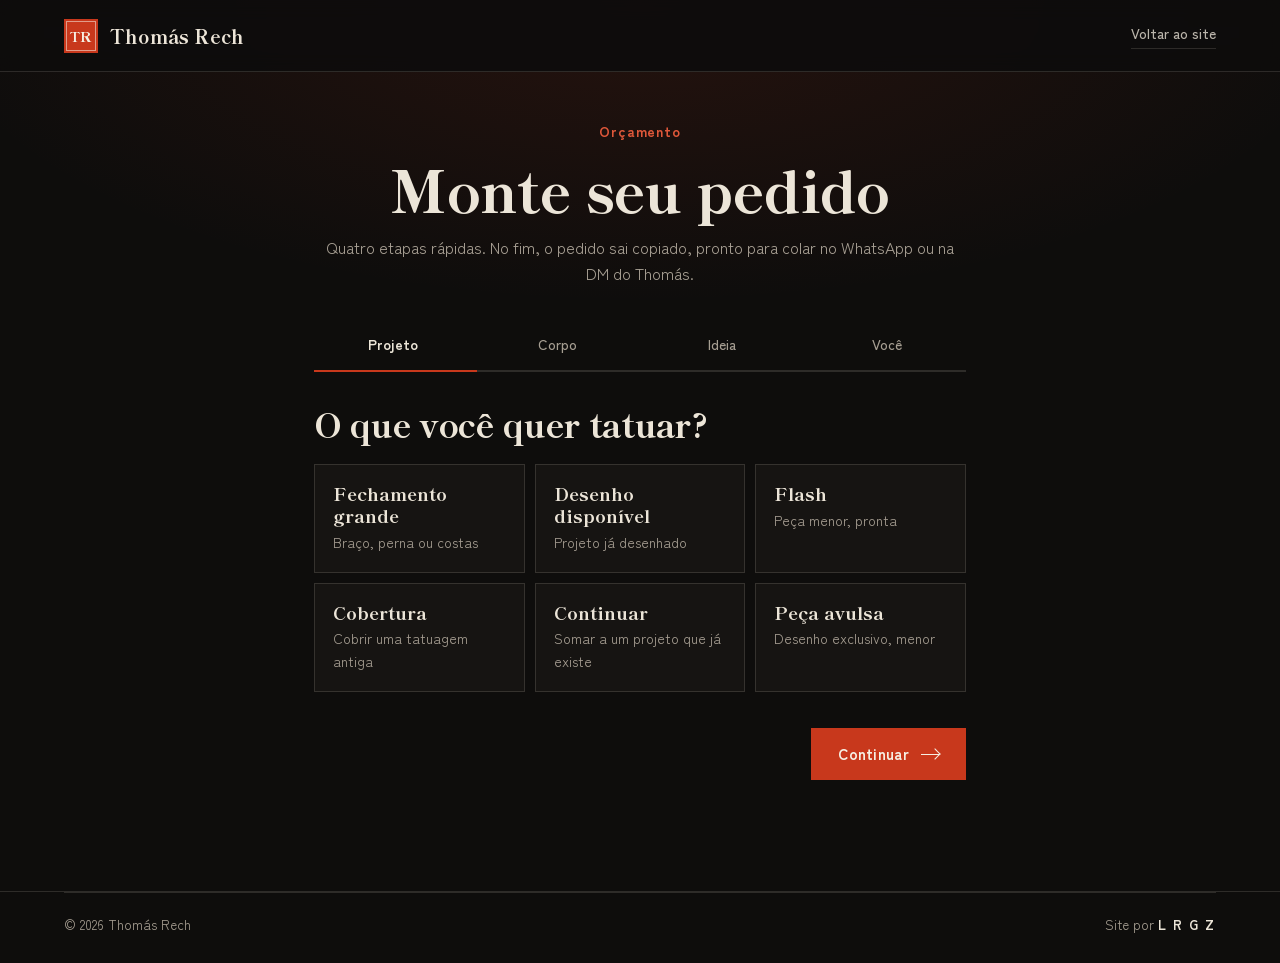
<file: agendar.html>
<!doctype html>
<html lang="pt-BR">
<head>
<meta charset="utf-8">
<meta name="viewport" content="width=device-width, initial-scale=1, viewport-fit=cover">
<title>Pedir orçamento · Thomás Rech</title>
<meta name="description" content="Monte seu pedido de orçamento com o Thomás Rech em 4 etapas: projeto, lugar do corpo, ideia e você. O texto sai pronto para colar no WhatsApp ou na DM.">
<meta name="robots" content="noindex, nofollow">
<meta name="theme-color" content="#0e0d0c">
<meta property="og:title" content="Pedir orçamento · Thomás Rech">
<meta property="og:image" content="https://azeugral.github.io/thomas-rech/og.jpg?v=1">
<link rel="icon" href="favicon.svg" type="image/svg+xml">
<link rel="apple-touch-icon" href="apple-touch-icon.png">
<link rel="preconnect" href="https://fonts.googleapis.com">
<link rel="preconnect" href="https://fonts.gstatic.com" crossorigin>
<link href="https://fonts.googleapis.com/css2?family=Shippori+Mincho+B1:wght@500;700;800&family=Zen+Kaku+Gothic+New:wght@400;500;700&display=swap" rel="stylesheet">
<link rel="stylesheet" href="assets/css/site.css?v=3">
<link rel="stylesheet" href="assets/css/agendar.css?v=1">
</head>
<body class="pg-agendar">

<header class="topo rolou">
  <a class="marca" href="index.html" aria-label="Thomás Rech, voltar ao site"><span class="selo" aria-hidden="true">TR</span><span class="marca-nome">Thomás Rech</span></a>
  <a class="ag-voltar" href="index.html">Voltar ao site</a>
</header>

<main class="ag">
  <div class="ag-in">
    <header class="ag-cab">
      <p class="chapeu">Orçamento</p>
      <h1>Monte seu pedido</h1>
      <p>Quatro etapas rápidas. No fim, o pedido sai copiado, pronto para colar no WhatsApp ou na DM do Thomás.</p>
    </header>

    <ol class="ag-passos" data-passos>
      <li><button type="button" data-ir="0">Projeto</button></li>
      <li><button type="button" data-ir="1">Corpo</button></li>
      <li><button type="button" data-ir="2">Ideia</button></li>
      <li><button type="button" data-ir="3">Você</button></li>
    </ol>
    <div class="ag-prog" aria-hidden="true"><i data-progresso></i></div>

    <form class="ag-form" data-pedido novalidate>
      <fieldset data-etapa>
        <legend><h2>O que você quer tatuar?</h2></legend>
        <div class="opcoes" role="radiogroup">
          <label class="opcao"><input type="radio" name="tipo" value="Fechamento grande" data-id="fechamento"><span><b>Fechamento grande</b>Braço, perna ou costas</span></label>
          <label class="opcao"><input type="radio" name="tipo" value="Desenho disponível" data-id="disp"><span><b>Desenho disponível</b>Projeto já desenhado</span></label>
          <label class="opcao"><input type="radio" name="tipo" value="Flash" data-id="flash"><span><b>Flash</b>Peça menor, pronta</span></label>
          <label class="opcao"><input type="radio" name="tipo" value="Cobertura" data-id="cobertura"><span><b>Cobertura</b>Cobrir uma tatuagem antiga</span></label>
          <label class="opcao"><input type="radio" name="tipo" value="Continuar um projeto" data-id="continuar"><span><b>Continuar</b>Somar a um projeto que já existe</span></label>
          <label class="opcao"><input type="radio" name="tipo" value="Peça avulsa exclusiva" data-id="avulsa"><span><b>Peça avulsa</b>Desenho exclusivo, menor</span></label>
        </div>
        <div class="bloco-escolha" data-bloco="disp" hidden>
          <h3>Qual desenho?</h3>
          <div class="mini" role="radiogroup" aria-label="Desenhos disponíveis">
            <label><input type="radio" name="desenho" value="Costas: tigre com momiji" data-id="01"><img src="assets/img/disp/01-p.webp" alt="" width="480" height="600" loading="lazy"><span>Costas: tigre com momiji</span></label>
            <label><input type="radio" name="desenho" value="Fênix com nuvens" data-id="02"><img src="assets/img/disp/02-p.webp" alt="" width="480" height="600" loading="lazy"><span>Fênix com nuvens</span></label>
            <label><input type="radio" name="desenho" value="Crisântemos com onda" data-id="03"><img src="assets/img/disp/03-p.webp" alt="" width="480" height="600" loading="lazy"><span>Crisântemos com onda</span></label>
            <label><input type="radio" name="desenho" value="Papoulas com vento" data-id="04"><img src="assets/img/disp/04-p.webp" alt="" width="480" height="600" loading="lazy"><span>Papoulas com vento</span></label>
            <label><input type="radio" name="desenho" value="Braço inteiro" data-id="05"><img src="assets/img/disp/05-p.webp" alt="" width="480" height="600" loading="lazy"><span>Braço inteiro</span></label>
            <label><input type="radio" name="desenho" value="Crisântemo com nuvens" data-id="06"><img src="assets/img/disp/06-p.webp" alt="" width="480" height="600" loading="lazy"><span>Crisântemo com nuvens</span></label>
          </div>
        </div>
        <div class="bloco-escolha" data-bloco="flash" hidden>
          <h3>Qual flash?</h3>
          <div class="mini mini-q" role="radiogroup" aria-label="Flashes">
            <label><input type="radio" name="flash" value="F01 · Tigre com crisântemo" data-id="F01"><img src="assets/img/flash/01.webp" alt="" width="640" height="640" loading="lazy"><span>F01 · Tigre com crisântemo</span></label>
            <label><input type="radio" name="flash" value="F02 · Baiacu" data-id="F02"><img src="assets/img/flash/02.webp" alt="" width="640" height="640" loading="lazy"><span>F02 · Baiacu</span></label>
            <label><input type="radio" name="flash" value="F03 · Rosa com arame" data-id="F03"><img src="assets/img/flash/03.webp" alt="" width="640" height="640" loading="lazy"><span>F03 · Rosa com arame</span></label>
            <label><input type="radio" name="flash" value="F04 · Crisântemo" data-id="F04"><img src="assets/img/flash/04.webp" alt="" width="640" height="640" loading="lazy"><span>F04 · Crisântemo</span></label>
            <label><input type="radio" name="flash" value="F05 · Sapo" data-id="F05"><img src="assets/img/flash/05.webp" alt="" width="640" height="640" loading="lazy"><span>F05 · Sapo</span></label>
            <label><input type="radio" name="flash" value="F06 · Carpa e baiacu" data-id="F06"><img src="assets/img/flash/06.webp" alt="" width="640" height="640" loading="lazy"><span>F06 · Carpa e baiacu</span></label>
            <label><input type="radio" name="flash" value="F07 · Camarão" data-id="F07"><img src="assets/img/flash/07.webp" alt="" width="640" height="640" loading="lazy"><span>F07 · Camarão</span></label>
            <label><input type="radio" name="flash" value="F08 · Ferradura com flores" data-id="F08"><img src="assets/img/flash/08.webp" alt="" width="640" height="640" loading="lazy"><span>F08 · Ferradura com flores</span></label>
            <label><input type="radio" name="flash" value="F09 · Dragão" data-id="F09"><img src="assets/img/flash/09.webp" alt="" width="640" height="640" loading="lazy"><span>F09 · Dragão</span></label>
            <label><input type="radio" name="flash" value="F10 · Tanuki" data-id="F10"><img src="assets/img/flash/10.webp" alt="" width="640" height="640" loading="lazy"><span>F10 · Tanuki</span></label>
            <label><input type="radio" name="flash" value="F11 · Kappa" data-id="F11"><img src="assets/img/flash/11.webp" alt="" width="640" height="640" loading="lazy"><span>F11 · Kappa</span></label>
            <label><input type="radio" name="flash" value="F12 · Sakuras" data-id="F12"><img src="assets/img/flash/12.webp" alt="" width="640" height="640" loading="lazy"><span>F12 · Sakuras</span></label>
            <label><input type="radio" name="flash" value="F13 · Hannya" data-id="F13"><img src="assets/img/flash/13.webp" alt="" width="640" height="640" loading="lazy"><span>F13 · Hannya</span></label>
            <label><input type="radio" name="flash" value="F14 · Búfalo" data-id="F14"><img src="assets/img/flash/14.webp" alt="" width="640" height="640" loading="lazy"><span>F14 · Búfalo</span></label>
          </div>
        </div>
        <p class="erro-msg" data-erro="0" hidden>Escolha uma opção para seguir.</p>
      </fieldset>

      <fieldset data-etapa hidden>
        <legend><h2>Onde e de que tamanho?</h2></legend>
        <h3>Lugar do corpo</h3>
        <div class="chips">
          <label><input type="radio" name="lugar" value="Braço inteiro"><span>Braço inteiro</span></label>
          <label><input type="radio" name="lugar" value="Meio braço"><span>Meio braço</span></label>
          <label><input type="radio" name="lugar" value="Antebraço"><span>Antebraço</span></label>
          <label><input type="radio" name="lugar" value="Perna inteira"><span>Perna inteira</span></label>
          <label><input type="radio" name="lugar" value="Coxa"><span>Coxa</span></label>
          <label><input type="radio" name="lugar" value="Panturrilha"><span>Panturrilha</span></label>
          <label><input type="radio" name="lugar" value="Costas"><span>Costas</span></label>
          <label><input type="radio" name="lugar" value="Peito"><span>Peito</span></label>
          <label><input type="radio" name="lugar" value="Costela"><span>Costela</span></label>
          <label><input type="radio" name="lugar" value="Mão ou pescoço"><span>Mão ou pescoço</span></label>
          <label><input type="radio" name="lugar" value="Outro"><span>Outro</span></label>
        </div>
        <h3>Tamanho</h3>
        <div class="chips chips-tam">
          <label><input type="radio" name="tamanho" value="Fechamento inteiro"><span><b>Fechamento</b>a parte inteira</span></label>
          <label><input type="radio" name="tamanho" value="Meio fechamento"><span><b>Meio fechamento</b>metade da parte</span></label>
          <label><input type="radio" name="tamanho" value="Mais de 25 cm"><span><b>Mais de 25 cm</b>peça grande</span></label>
          <label><input type="radio" name="tamanho" value="15 a 25 cm"><span><b>15 a 25 cm</b>um palmo</span></label>
          <label><input type="radio" name="tamanho" value="Até 15 cm"><span><b>Até 15 cm</b>uma palma</span></label>
          <label><input type="radio" name="tamanho" value="Não sei, quero sugestão"><span><b>Não sei</b>quero sugestão</span></label>
        </div>
        <p class="erro-msg" data-erro="1" hidden>Marque o lugar do corpo e o tamanho.</p>
      </fieldset>

      <fieldset data-etapa hidden>
        <legend><h2>Conta a ideia</h2></legend>
        <label class="campo"><span data-ideia-rotulo>Como você imagina?</span>
          <textarea id="ideia" rows="5" placeholder="Ex.: braço fechado com carpa subindo, crisântemos e fundo de onda, em cor."></textarea>
        </label>
        <label class="campo"><span>Link de referência <em>(opcional)</em></span>
          <input id="ref" type="url" inputmode="url" placeholder="Pinterest, Instagram, drive…">
        </label>
        <h3>Já tem tatuagem nesse lugar?</h3>
        <div class="chips">
          <label><input type="radio" name="antiga" value="Não"><span>Não</span></label>
          <label><input type="radio" name="antiga" value="Sim, quero cobrir"><span>Sim, quero cobrir</span></label>
          <label><input type="radio" name="antiga" value="Sim, quero continuar"><span>Sim, quero continuar</span></label>
        </div>
        <h3>Onde quer tatuar?</h3>
        <div class="chips">
          <label><input type="radio" name="cidade" value="Maringá-PR"><span>Maringá-PR</span></label>
          <label><input type="radio" name="cidade" value="Campo Grande-MS"><span>Campo Grande-MS</span></label>
          <label><input type="radio" name="cidade" value="Tanto faz"><span>Tanto faz</span></label>
        </div>
        <h3>Para quando?</h3>
        <div class="chips">
          <label><input type="radio" name="quando" value="Este mês"><span>Este mês</span></label>
          <label><input type="radio" name="quando" value="Próximo mês"><span>Próximo mês</span></label>
          <label><input type="radio" name="quando" value="Sem pressa"><span>Sem pressa</span></label>
        </div>
        <p class="erro-msg" data-erro="2" hidden>Conta um pouco da ideia e marque a cidade.</p>
      </fieldset>

      <fieldset data-etapa hidden>
        <legend><h2>Quem é você?</h2></legend>
        <label class="campo"><span>Seu nome</span><input id="nome" autocomplete="given-name" placeholder="Como quer ser chamado"></label>
        <label class="campo"><span>Seu Instagram <em>(opcional)</em></span><input id="insta" autocomplete="off" autocapitalize="off" placeholder="@seuperfil"></label>
        <div class="revisao">
          <h3>Seu pedido</h3>
          <pre data-texto></pre>
        </div>
        <p class="ag-dica">Depois de colar, mande também fotos do lugar do corpo (e da tatuagem antiga, se for cobertura).</p>
        <p class="erro-msg" data-erro="3" hidden>Coloque seu nome para seguir.</p>
      </fieldset>

      <div class="ag-acoes">
        <button type="button" class="btn btn-linha" data-voltar hidden>Voltar</button>
        <button type="button" class="btn" data-avancar>Continuar <i aria-hidden="true"></i></button>
        <div class="ag-enviar" data-enviar hidden>
          <button type="submit" class="btn" data-canal="wa">Copiar e abrir o WhatsApp</button>
          <button type="submit" class="btn btn-linha" data-canal="dm">Copiar e abrir a DM</button>
        </div>
      </div>
      <p class="ag-rodape" data-rascunho></p>
    </form>

    <section class="ag-pronto" data-pronto hidden tabindex="-1">
      <p class="chapeu">Pronto</p>
      <h2>Pedido copiado</h2>
      <p data-pronto-txt>A conversa abriu em outra aba. Cole o texto e envie, junto com as fotos do lugar do corpo.</p>
      <div class="ag-pronto-btns">
        <a class="btn" href="https://w.app/thomrech" target="_blank" rel="noopener">Abrir o WhatsApp</a>
        <a class="btn btn-linha" href="https://ig.me/m/thomrech" target="_blank" rel="noopener">Abrir a DM</a>
        <button type="button" class="btn btn-linha" data-copiar>Copiar de novo</button>
      </div>
      <pre data-texto-final></pre>
      <a class="ag-voltar-site" href="index.html">Voltar ao site</a>
    </section>
  </div>
</main>

<footer class="rodape sumi">
  <div class="rod-base">
    <p>© 2026 Thomás Rech</p>
    <p class="assinatura">Site por <a href="https://lrgz.com.br" target="_blank" rel="noopener">L R G Z</a></p>
  </div>
</footer>
<script src="assets/js/agendar.js?v=1" defer></script>
</body>
</html>
</file>
<file: assets/css/site.css>
/* Thomás Rech · tatuagem japonesa
   Sumi (preto de tinta), papel de arroz e o vermelho do selo. Shippori Mincho B1 + Zen Kaku Gothic New. */
:root {
  --sumi: #0e0d0c; --sumi2: #161412; --sumi3: #1e1b18;
  --papel: #ece5d8; --papel2: #e2d9c8; --tinta: #171412;
  --cinza: #6c655c; --cinza-cl: #a69e92; --borda-esc: rgba(236, 229, 216, .14); --borda-cl: rgba(23, 20, 18, .16);
  --shu: #c8381c; --shu2: #a92d14;
  --f-tit: 'Shippori Mincho B1', 'Times New Roman', serif;
  --f-txt: 'Zen Kaku Gothic New', system-ui, sans-serif;
  --ease: cubic-bezier(.16, .84, .32, 1);
  --lado: clamp(16px, 5vw, 88px);
  --topo: 72px;
}
*, *::before, *::after { box-sizing: border-box; }
[hidden] { display: none !important; }
html { -webkit-text-size-adjust: 100%; scroll-behavior: smooth; scroll-padding-top: var(--topo); }
body { margin: 0; background: var(--sumi); color: var(--papel); font: 400 16px/1.65 var(--f-txt); overflow-x: hidden; -webkit-font-smoothing: antialiased; }
img { display: block; max-width: 100%; height: auto; }
a { color: inherit; }
button { font: inherit; color: inherit; background: none; border: 0; padding: 0; cursor: pointer; }
h1, h2, h3 { font-family: var(--f-tit); font-weight: 800; margin: 0; line-height: 1.08; letter-spacing: -.01em; }
p { margin: 0; }
:focus-visible { outline: 2px solid var(--shu); outline-offset: 3px; }

/* ---------- botões ---------- */
.btn { position: relative; display: inline-flex; align-items: center; justify-content: center; gap: 12px; min-height: 52px; padding: 0 26px;
  background: var(--shu); color: #f6efe3; border: 1px solid var(--shu); text-decoration: none; font-weight: 700; font-size: 15px; letter-spacing: .02em;
  overflow: hidden; isolation: isolate; transition: color .35s var(--ease), border-color .35s var(--ease), transform .35s var(--ease); }
.btn::before { content: ''; position: absolute; inset: 0; background: var(--shu2); transform: scaleX(0); transform-origin: left; transition: transform .45s var(--ease); z-index: -1; }
.btn:hover::before { transform: scaleX(1); }
.btn:active { transform: translateY(1px) scale(.99); }
.btn i { width: 18px; height: 1px; background: currentColor; position: relative; transition: transform .35s var(--ease); }
.btn i::after { content: ''; position: absolute; right: 0; top: -4px; width: 8px; height: 8px; border-top: 1px solid; border-right: 1px solid; transform: rotate(45deg); }
.btn:hover i { transform: translateX(4px); }
.btn-linha { background: transparent; border-color: rgba(236, 229, 216, .42); color: var(--papel); }
.btn-linha::before { background: var(--papel); }
.btn-linha:hover { color: var(--sumi); border-color: var(--papel); }
.btn-escuro { background: var(--tinta); border-color: var(--tinta); color: var(--papel); }
.btn-escuro::before { background: var(--shu); }
.btn-escuro-linha { background: transparent; border-color: rgba(23, 20, 18, .5); color: var(--tinta); }
.btn-escuro-linha::before { background: var(--tinta); }
.btn-escuro-linha:hover { color: var(--papel); }
.btn-sm { min-height: 40px; padding: 0 18px; font-size: 14px; }

/* ---------- selo e topo ---------- */
.selo { display: inline-grid; place-items: center; width: 34px; height: 34px; background: var(--shu); color: #f6efe3; font: 800 14px/1 var(--f-tit); letter-spacing: .02em;
  box-shadow: inset 0 0 0 2px var(--shu), inset 0 0 0 3px rgba(246, 239, 227, .55); flex: none; }
.topo { position: fixed; inset: 0 0 auto; z-index: 50; height: var(--topo); display: flex; align-items: center; justify-content: space-between; gap: 24px; padding: 0 var(--lado);
  transition: background .4s var(--ease), border-color .4s var(--ease); border-bottom: 1px solid transparent; }
.topo.rolou { background: rgba(14, 13, 12, .92); border-color: var(--borda-esc); backdrop-filter: blur(10px); -webkit-backdrop-filter: blur(10px); }
.marca { display: flex; align-items: center; gap: 12px; text-decoration: none; }
.marca-nome { font: 800 19px/1 var(--f-tit); letter-spacing: .01em; }
.nav { display: flex; align-items: center; gap: clamp(14px, 1.8vw, 30px); }
.nav a:not(.btn) { text-decoration: none; font-size: 14px; font-weight: 500; color: rgba(236, 229, 216, .78); position: relative; padding: 6px 0; transition: color .3s var(--ease); }
.nav a:not(.btn)::after { content: ''; position: absolute; left: 0; right: 0; bottom: 0; height: 1px; background: var(--shu); transform: scaleX(0); transform-origin: left; transition: transform .35s var(--ease); }
.nav a:not(.btn):hover { color: var(--papel); }
.nav a:not(.btn):hover::after { transform: scaleX(1); }
.menu-btn { display: none; width: 44px; height: 44px; position: relative; }
.menu-btn span { position: absolute; left: 11px; right: 11px; height: 1.5px; background: var(--papel); transition: transform .35s var(--ease), top .35s var(--ease); }
.menu-btn span:first-child { top: 17px; } .menu-btn span:last-child { top: 26px; }
.menu-btn[aria-expanded="true"] span:first-child { top: 21px; transform: rotate(45deg); }
.menu-btn[aria-expanded="true"] span:last-child { top: 21px; transform: rotate(-45deg); }

/* ---------- hero ---------- */
.hero { position: relative; min-height: 100vh; min-height: 100svh; display: grid; grid-template-columns: minmax(0, 1fr); align-content: center; overflow: hidden; background: var(--sumi); isolation: isolate; }
.hero-sumi { position: absolute; inset: 0; z-index: -2; }
.hero::after { content: ''; position: absolute; inset: 0 0 auto; height: 160px; z-index: -1; background: linear-gradient(rgba(14, 13, 12, .78), rgba(14, 13, 12, 0)); pointer-events: none; }
.hero-sumi canvas, .hero-sumi video, .hero-poster { position: absolute; inset: 0; width: 100%; height: 100%; object-fit: cover; }
.hero-sumi canvas { opacity: 0; transition: opacity 1.2s var(--ease); }
.hero-sumi canvas.on, .hero-sumi video.on { opacity: 1; }
.hero-sumi video { opacity: 0; transition: opacity 1.2s var(--ease); }
.hero-poster { opacity: .9; }
.hero-arte { position: absolute; z-index: -1; margin: 0; top: 0; right: 0; bottom: 0; width: max(54vw, 75svh);
  -webkit-mask-image: linear-gradient(to right, transparent 0, rgba(0,0,0,.55) 16%, #000 34%), linear-gradient(to top, transparent 0, #000 16%);
  mask-image: linear-gradient(to right, transparent 0, rgba(0,0,0,.55) 16%, #000 34%), linear-gradient(to top, transparent 0, #000 16%);
  -webkit-mask-composite: source-in; mask-composite: intersect; }
.hero-arte img { width: 100%; height: 100%; object-fit: cover; object-position: 50% 42%; opacity: 0; transform: scale(1.06); transition: opacity 1.6s var(--ease), transform 2.6s var(--ease); }
.pronto .hero-arte img { opacity: 1; transform: none; }
.hero-txt { position: relative; padding: calc(var(--topo) + 24px) var(--lado) 150px; max-width: calc(620px + var(--lado)); }
.hero-txt::before { content: ''; position: absolute; z-index: -1; inset: -10% -30% -10% -20%; background: radial-gradient(closest-side, rgba(14, 13, 12, .72), rgba(14, 13, 12, 0)); pointer-events: none; }
.hero-chapeu { font-size: 15px; font-weight: 500; color: var(--cinza-cl); letter-spacing: .04em; display: flex; align-items: center; gap: 12px; }
.hero-chapeu::before { content: ''; width: 28px; height: 1px; background: var(--shu); }
.hero-tit { font-size: clamp(58px, min(9.4vw, 15.5vh), 172px); line-height: .94; margin: 18px 0 26px; letter-spacing: -.02em; }
.hero-tit .linha { display: block; overflow: hidden; padding-bottom: .06em; }
.hero-tit .linha > span { display: block; transform: translateY(105%); transition: transform 1.1s var(--ease) var(--d); }
.pronto .hero-tit .linha > span { transform: none; }
.hero-sub { font-size: clamp(16px, 1.25vw, 19px); line-height: 1.6; color: rgba(236, 229, 216, .86); max-width: 33em; }
.hero-tags { list-style: none; padding: 0; margin: 26px 0 32px; display: flex; flex-wrap: wrap; gap: 8px; }
.hero-tags li { border: 1px solid var(--borda-esc); padding: 7px 13px; font-size: 13.5px; font-weight: 500; color: rgba(236, 229, 216, .9); background: rgba(14, 13, 12, .4); }
.hero-btns { display: flex; flex-wrap: wrap; gap: 12px; }
.entrada { opacity: 0; transform: translateY(14px); transition: opacity .9s var(--ease) var(--d), transform .9s var(--ease) var(--d); }
.pronto .entrada { opacity: 1; transform: none; }
.hero-info { position: absolute; left: var(--lado); right: var(--lado); bottom: 28px; display: flex; gap: 0; border-top: 1px solid var(--borda-esc); padding-top: 16px; font-size: 14px; color: rgba(236, 229, 216, .78); flex-wrap: wrap; }
.hero-info p { padding-right: 22px; margin-right: 22px; border-right: 1px solid var(--borda-esc); }
.hero-info p:last-child { border: 0; }
.hero-info b { color: var(--papel); font-weight: 700; display: inline-flex; align-items: center; gap: 10px; }
.hero-info b::before { content: ''; width: 8px; height: 8px; background: var(--shu); }
.hero-leg { position: absolute; right: var(--lado); bottom: 74px; font-size: 12.5px; color: rgba(236, 229, 216, .6); writing-mode: horizontal-tb; }

/* ---------- seções ---------- */
.secao { padding: clamp(80px, 11vw, 150px) var(--lado); position: relative; }
.papel { background: var(--papel); color: var(--tinta); }
.sumi { background: var(--sumi); color: var(--papel); }
.sumi + .sumi { padding-top: 0; }
.cab { max-width: 760px; margin: 0 auto clamp(40px, 5vw, 64px); text-align: center; }
.chapeu { font-size: 14px; font-weight: 700; letter-spacing: .06em; color: var(--shu); margin-bottom: 14px; }
.sumi .chapeu { color: #e0583a; }
.cab h2, .sobre-txt h2 { font-size: clamp(36px, 5vw, 66px); }
.lead { margin-top: 18px; font-size: clamp(16px, 1.3vw, 18.5px); color: var(--cinza); }
.sumi .lead { color: var(--cinza-cl); }
.entra { opacity: 0; transform: translateY(26px); transition: opacity .9s var(--ease), transform .9s var(--ease); }
.entra.vis { opacity: 1; transform: none; }

/* sobre */
.sobre-grade { max-width: 1240px; margin: 0 auto; display: grid; grid-template-columns: minmax(0, 5fr) minmax(0, 6fr); gap: clamp(32px, 6vw, 96px); align-items: center; }
.sobre-foto { margin: 0; }
.sobre-foto img { width: 100%; aspect-ratio: 4 / 5; object-fit: cover; }
.sobre-txt h2 { margin-bottom: 26px; }
.sobre-txt > p:not(.chapeu) { color: #3b352f; font-size: 17px; margin-bottom: 16px; max-width: 36em; }
.fatos { margin: 34px 0 0; display: grid; grid-template-columns: repeat(3, minmax(0, 1fr)); border-top: 1px solid var(--borda-cl); }
.fatos div { padding: 18px 16px 0 0; }
.fatos dt { font: 800 clamp(19px, 1.7vw, 25px)/1.15 var(--f-tit); }
.fatos dd { margin: 4px 0 0; color: var(--cinza); font-size: 14px; }

/* pinturas */
.pint-grade { list-style: none; padding: 0; margin: 0 auto; max-width: 1240px; display: grid; grid-template-columns: repeat(3, minmax(0, 1fr)); gap: clamp(14px, 2vw, 28px); }
.pint-grade li p { margin-top: 12px; font-size: 14px; color: var(--cinza-cl); }
.pint-btn, .obra-btn, .dsp-quadro, .flash-btn { display: block; width: 100%; overflow: hidden; position: relative; }
.pint-btn img, .obra-btn img, .dsp-quadro img { width: 100%; aspect-ratio: 4 / 5; object-fit: cover; transition: transform .9s var(--ease); -webkit-user-drag: none; -webkit-touch-callout: none; }
.pint-btn:hover img, .obra-btn:hover img, .dsp-quadro:hover img { transform: scale(1.04); }

/* projetos */
.proj-grade { max-width: 1320px; margin: 0 auto; display: grid; grid-template-columns: repeat(3, minmax(0, 1fr)); gap: clamp(28px, 3vw, 44px) clamp(16px, 2vw, 30px); }
.proj-quadro { position: relative; overflow: hidden; background: var(--sumi2); }
.proj-foto { width: 100%; aspect-ratio: 4 / 5; object-fit: cover; transition: opacity .35s var(--ease); -webkit-user-drag: none; }
.proj-foto.troca { opacity: 0; }
.proj-minis { position: absolute; left: 12px; bottom: 12px; display: flex; gap: 6px; }
.proj-mini { width: 46px; height: 58px; border: 1px solid rgba(236, 229, 216, .35); opacity: .72; transition: opacity .3s var(--ease), border-color .3s var(--ease); overflow: hidden; }
.proj-mini img { width: 100%; height: 100%; object-fit: cover; }
.proj-mini.ativo, .proj-mini:hover { opacity: 1; border-color: var(--papel); }
.proj-tag { margin-top: 20px; font-size: 13px; font-weight: 700; letter-spacing: .06em; color: #e0583a; }
.proj h3 { font-size: clamp(23px, 2vw, 29px); margin: 8px 0 10px; }
.proj p:not(.proj-tag):not(.proj-meta) { color: rgba(236, 229, 216, .78); font-size: 15.5px; }
.proj-meta { margin-top: 14px; padding-top: 12px; border-top: 1px solid var(--borda-esc); font-size: 14px; font-weight: 500; color: var(--papel); }

/* portfólio */
.filtros { display: flex; justify-content: center; flex-wrap: wrap; gap: 8px; margin: -16px 0 36px; }
.filtro { min-height: 42px; padding: 0 20px; border: 1px solid var(--borda-cl); font-size: 14.5px; font-weight: 500; transition: background .3s var(--ease), color .3s var(--ease), border-color .3s var(--ease); }
.filtro:hover { border-color: var(--tinta); }
.filtro.ativo { background: var(--tinta); color: var(--papel); border-color: var(--tinta); }
.obras { list-style: none; padding: 0; margin: 0 auto; max-width: 1320px; display: grid; grid-template-columns: repeat(4, minmax(0, 1fr)); gap: clamp(10px, 1.4vw, 20px); }
.obra.fora, .obra.oculta { display: none; }
.obra-leg { display: flex; flex-direction: column; gap: 2px; text-align: left; padding: 12px 0 4px; }
.obra-leg b { font-weight: 700; font-size: 15px; line-height: 1.35; }
.obra-leg small { font-size: 13px; color: var(--cinza); }
.mais-wrap { text-align: center; margin-top: 44px; }

/* disponíveis */
.dsp-grade { max-width: 1240px; margin: 0 auto; display: grid; grid-template-columns: repeat(3, minmax(0, 1fr)); gap: clamp(28px, 3vw, 40px) clamp(16px, 2vw, 30px); }
.dsp-quadro { background: var(--papel2); }
.dsp-txt { padding-top: 16px; }
.dsp-txt h3 { font-size: clamp(21px, 1.8vw, 25px); }
.dsp-txt p { color: var(--cinza-cl); font-size: 15px; margin-top: 6px; }
.dsp-link { display: inline-flex; align-items: center; gap: 10px; margin-top: 14px; font-weight: 700; font-size: 14.5px; text-decoration: none; padding-bottom: 4px; border-bottom: 1px solid var(--shu); transition: color .3s var(--ease), gap .3s var(--ease); }
.dsp-link:hover { color: #e0583a; gap: 14px; }
.dsp-link::after { content: '→'; }
.flash-cab { max-width: 1240px; margin: clamp(64px, 8vw, 110px) auto 26px; display: flex; justify-content: space-between; align-items: end; gap: 24px; flex-wrap: wrap; border-top: 1px solid var(--borda-esc); padding-top: 34px; }
.flash-cab h3 { font-size: clamp(30px, 3.4vw, 44px); }
.flash-cab p { color: var(--cinza-cl); max-width: 30em; }
.flash-trilho-wrap { margin: 0 calc(var(--lado) * -1); }
.flash-trilho { list-style: none; margin: 0; padding: 0 var(--lado) 8px; display: grid; grid-auto-flow: column; grid-auto-columns: clamp(170px, 20vw, 260px); gap: 14px;
  overflow-x: auto; overflow-y: hidden; scroll-snap-type: x mandatory; scroll-padding: 0 var(--lado); scrollbar-width: thin; scrollbar-color: #3a3530 transparent; overscroll-behavior-x: contain; }
.flash-trilho li { scroll-snap-align: start; }
.flash-btn img { width: 100%; aspect-ratio: 1; object-fit: cover; -webkit-user-drag: none; -webkit-touch-callout: none; transition: transform .9s var(--ease); }
.flash-btn:hover img { transform: scale(1.04); }
.flash-trilho p { display: flex; justify-content: space-between; align-items: baseline; gap: 8px; margin-top: 8px; }
.flash-trilho p a { font-size: 13px; font-weight: 700; text-decoration: none; border-bottom: 1px solid var(--shu); padding-bottom: 2px; }
.flash-trilho p a:hover { color: #e0583a; }
.flash-trilho p span { display: block; font-size: 13px; font-weight: 700; color: var(--cinza-cl); letter-spacing: .04em; }

/* coberturas */
.cob-grade { max-width: 1320px; margin: 0 auto; display: grid; grid-template-columns: repeat(4, minmax(0, 1fr)); gap: clamp(24px, 2.4vw, 32px) clamp(14px, 1.6vw, 24px); }
.cob-quadro { display: block; width: 100%; position: relative; overflow: hidden; aspect-ratio: 4 / 5; }
.cob-quadro img { position: absolute; inset: 0; width: 100%; height: 100%; object-fit: cover; transition: opacity .5s var(--ease); -webkit-user-drag: none; }
.cob-b { opacity: 0; }
.cob-quadro.alt .cob-b { opacity: 1; }
.cob-troca { position: absolute; right: 10px; bottom: 10px; background: rgba(14, 13, 12, .78); color: var(--papel); font-size: 12.5px; font-weight: 700; padding: 7px 11px; letter-spacing: .03em; }
.cob h3 { font-size: clamp(20px, 1.6vw, 23px); margin: 16px 0 8px; }
.cob p { color: #4a433c; font-size: 15px; }
.cob-cta { max-width: 1320px; margin: clamp(48px, 6vw, 72px) auto 0; display: flex; justify-content: space-between; align-items: center; gap: 20px 32px; flex-wrap: wrap; border-top: 1px solid var(--borda-cl); padding-top: 30px; }
.cob-cta p { font: 700 clamp(20px, 2vw, 27px)/1.3 var(--f-tit); max-width: 26em; }

/* como funciona */
.passos { list-style: none; padding: 0; margin: 0 auto; max-width: 1240px; display: grid; grid-template-columns: repeat(4, minmax(0, 1fr)); border-top: 1px solid var(--borda-esc); counter-reset: p; }
.passos li { padding: 30px clamp(14px, 1.8vw, 28px) 0 0; position: relative; counter-increment: p; }
.passos li::before { content: ''; position: absolute; top: -1px; left: 0; width: 44px; height: 3px; background: var(--shu); }
.passos h3 { font-size: clamp(24px, 2.2vw, 30px); margin-bottom: 12px; }
.passos p { color: rgba(236, 229, 216, .78); font-size: 15.5px; }
.ritmo { max-width: 1240px; margin: clamp(56px, 7vw, 90px) auto 0; background: var(--sumi2); border: 1px solid var(--borda-esc); padding: clamp(26px, 3.4vw, 44px); }
.ritmo-tit { font-size: 14px; font-weight: 700; color: #e0583a; letter-spacing: .06em; margin-bottom: 20px; }
.ritmo dl { margin: 0; display: grid; grid-template-columns: repeat(3, minmax(0, 1fr)); gap: 24px; }
.ritmo dt { font: 800 clamp(34px, 3.8vw, 54px)/1 var(--f-tit); }
.ritmo dd { margin: 10px 0 0; color: var(--cinza-cl); font-size: 15px; max-width: 22em; }

/* agenda */
.locais { max-width: 1000px; margin: 0 auto; display: grid; grid-template-columns: repeat(2, minmax(0, 1fr)); gap: 16px; }
.local { border: 1px solid var(--borda-cl); padding: clamp(24px, 3vw, 36px); background: rgba(255, 255, 255, .22); }
.local h3 { font-size: clamp(26px, 2.6vw, 36px); margin-bottom: 10px; }
.local p { color: #4a433c; }
.local a { color: var(--shu2); font-weight: 700; }
.mensagem { max-width: 1000px; margin: 16px auto 0; background: var(--tinta); color: var(--papel); padding: clamp(26px, 3.6vw, 48px); }
.mensagem h3 { font-size: clamp(24px, 2.4vw, 32px); margin-bottom: 18px; }
.mensagem ul { list-style: none; padding: 0; margin: 0 0 30px; display: grid; grid-template-columns: repeat(2, minmax(0, 1fr)); gap: 10px 28px; }
.mensagem li { padding-left: 22px; position: relative; color: rgba(236, 229, 216, .86); }
.mensagem li::before { content: ''; position: absolute; left: 0; top: .72em; width: 10px; height: 1px; background: #e0583a; }
.agenda-btns { display: flex; flex-wrap: wrap; gap: 12px; }
.mensagem .btn-escuro-linha { border-color: rgba(236, 229, 216, .42); color: var(--papel); }
.mensagem .btn-escuro-linha::before { background: var(--papel); }
.mensagem .btn-escuro-linha:hover { color: var(--tinta); }

/* rodapé */
.rodape { padding: 64px var(--lado) 28px; border-top: 1px solid var(--borda-esc); }
.rod-grade { max-width: 1320px; margin: 0 auto; display: flex; justify-content: space-between; align-items: center; gap: 28px; flex-wrap: wrap; }
.rod-marca { display: flex; gap: 16px; align-items: center; }
.rod-marca .selo { width: 48px; height: 48px; font-size: 18px; }
.rod-nome { font: 800 24px/1.1 var(--f-tit); }
.rod-marca p:not(.rod-nome) { color: var(--cinza-cl); font-size: 14px; margin-top: 4px; }
.rod-links { display: flex; gap: 22px; flex-wrap: wrap; }
.rod-links a { text-decoration: none; font-size: 15px; font-weight: 500; border-bottom: 1px solid var(--borda-esc); padding-bottom: 3px; transition: border-color .3s var(--ease); }
.rod-links a:hover { border-color: var(--shu); }
.rod-base { max-width: 1320px; margin: 44px auto 0; padding-top: 20px; border-top: 1px solid var(--borda-esc); display: flex; justify-content: space-between; gap: 12px; flex-wrap: wrap; font-size: 13.5px; color: var(--cinza-cl); }
.assinatura a { color: var(--papel); text-decoration: none; letter-spacing: .12em; font-weight: 700; }

/* lupa: indica que a foto amplia */
.obra-img { display: block; position: relative; overflow: hidden; }
.proj-foto, .amplia { cursor: zoom-in; }
.lupa { position: absolute; top: 10px; right: 10px; width: 34px; height: 34px; background: rgba(14, 13, 12, .62); pointer-events: none; opacity: .9; transition: opacity .3s var(--ease), background .3s var(--ease); }
.lupa::before { content: ''; position: absolute; left: 9px; top: 9px; width: 11px; height: 11px; border: 1.5px solid var(--papel); border-radius: 50%; }
.lupa::after { content: ''; position: absolute; left: 20px; top: 21px; width: 7px; height: 1.5px; background: var(--papel); transform: rotate(45deg); transform-origin: left center; }
.amplia:hover .lupa, .proj-quadro:hover .lupa { background: var(--shu); opacity: 1; }
.cob-abre { position: absolute; inset: 0; display: block; width: 100%; height: 100%; }
.cob-troca { z-index: 2; }

/* ampliação: foto inteira, título e detalhes */
.lb { position: fixed; inset: 0; z-index: 100; background: #0a0908; display: flex; flex-direction: column; }
.lb[hidden] { display: none !important; }
.lb-palco { position: relative; flex: 1; min-height: 0; display: flex; align-items: center; justify-content: center; padding: 64px 76px 0; overflow: hidden; touch-action: none; user-select: none; -webkit-user-select: none; }
.lb-palco img { max-width: 100%; max-height: 100%; width: auto; height: auto; object-fit: contain; cursor: zoom-in; -webkit-user-drag: none; -webkit-touch-callout: none; will-change: transform; transition: opacity .3s var(--ease); }
.lb.zoom .lb-palco img { cursor: grab; }
.lb.carregando .lb-palco img { opacity: .35; }
.lb.carregando .lb-palco::after { content: ''; position: absolute; left: 50%; top: 50%; width: 28px; height: 28px; margin: -14px; border: 1.5px solid rgba(236, 229, 216, .25); border-top-color: var(--papel); border-radius: 50%; animation: lb-gira .8s linear infinite; }
@keyframes lb-gira { to { transform: rotate(360deg); } }
.lb-topo { position: absolute; top: 0; left: 0; right: 0; height: 64px; display: flex; align-items: center; justify-content: space-between; padding: 0 8px 0 var(--lado); z-index: 2; pointer-events: none; }
.lb-topo > * { pointer-events: auto; }
.lb-cont { font-size: 13.5px; font-weight: 700; letter-spacing: .06em; color: var(--cinza-cl); }
.lb-fechar { position: relative; width: 48px; height: 48px; }
.lb-fechar span { position: absolute; left: 12px; right: 12px; top: 23px; height: 1.5px; background: var(--papel); transform: rotate(45deg); }
.lb-fechar span + span { transform: rotate(-45deg); }
.lb-nav { position: absolute; top: 50%; width: 52px; height: 52px; margin-top: -60px; border: 1px solid var(--borda-esc); background: rgba(14, 13, 12, .5); z-index: 2; transition: border-color .3s var(--ease); }
.lb-nav[hidden] { display: none; }
.lb-nav:hover { border-color: var(--papel); }
.lb-nav::after { content: ''; position: absolute; top: 50%; left: 50%; width: 12px; height: 12px; border-top: 1.5px solid var(--papel); border-right: 1.5px solid var(--papel); }
.lb-ant { left: 12px; } .lb-ant::after { transform: translate(-30%, -50%) rotate(-135deg); }
.lb-prox { right: 12px; } .lb-prox::after { transform: translate(-70%, -50%) rotate(45deg); }
.lb-info { flex: none; max-width: 760px; width: 100%; margin: 0 auto; padding: 16px var(--lado) calc(20px + env(safe-area-inset-bottom)); text-align: center; transition: opacity .3s var(--ease); }
.lb.zoom .lb-info { opacity: 0; pointer-events: none; }
.lb-leg { font: 800 clamp(19px, 2vw, 24px)/1.25 var(--f-tit); color: var(--papel); }
.lb-det { margin-top: 6px; font-size: 14.5px; line-height: 1.55; color: var(--cinza-cl); }
.lb-dica { margin-top: 10px; font-size: 12.5px; color: #6f675e; }
@media (pointer: fine) { .lb-dica { display: none; } }

/* ---------- responsivo ---------- */
@media (max-width: 1180px) {
  .nav { gap: 16px; }
  .nav a:not(.btn) { font-size: 13.5px; }
}
@media (max-width: 1024px) {
  :root { --topo: 64px; }
  .menu-btn { display: block; z-index: 2; }
  .nav { position: fixed; inset: 0; background: var(--sumi); flex-direction: column; justify-content: center; gap: 22px; opacity: 0; visibility: hidden; transition: opacity .35s var(--ease), visibility .35s; }
  .nav.aberto { opacity: 1; visibility: visible; }
  .nav a:not(.btn) { font: 800 28px/1.2 var(--f-tit); color: var(--papel); }
  .nav .btn { margin-top: 12px; min-height: 52px; padding: 0 30px; font-size: 15px; }
  .topo.menu-aberto { background: transparent; border-color: transparent; backdrop-filter: none; }
  .hero { align-content: end; }
  .hero-arte { left: 0; width: 100%; bottom: auto; height: 70svh;
    -webkit-mask-image: linear-gradient(to bottom, #000 28%, rgba(0,0,0,.42) 58%, rgba(0,0,0,.18) 76%, transparent 96%); mask-image: linear-gradient(to bottom, #000 28%, rgba(0,0,0,.42) 58%, rgba(0,0,0,.18) 76%, transparent 96%); }
  .hero-chapeu, .hero-tit, .hero-sub { text-shadow: 0 1px 14px rgba(14, 13, 12, .85); }
  .hero-chapeu { color: rgba(236, 229, 216, .86); }
  .hero-arte img { object-position: 50% 30%; }
  .hero-txt { padding: 46svh var(--lado) 32px; max-width: 760px; }
  .hero-txt::before { inset: 30% -20% -10% -20%; }
  .hero-info { position: relative; left: auto; right: auto; bottom: auto; margin: 0 var(--lado) 28px; }
  .hero-leg { display: none; }
  .sobre-grade { grid-template-columns: minmax(0, 1fr); max-width: 680px; }
  .proj-grade, .dsp-grade { grid-template-columns: repeat(2, minmax(0, 1fr)); }
  .obras { grid-template-columns: repeat(3, minmax(0, 1fr)); }
  .cob-grade { grid-template-columns: repeat(2, minmax(0, 1fr)); }
  .passos { grid-template-columns: repeat(2, minmax(0, 1fr)); gap: 0 24px; }
  .passos li { padding-bottom: 34px; }
}
@media (max-width: 700px) {
  body { font-size: 15.5px; }
  .marca-nome { font-size: 17px; }
  .hero-txt { padding-top: 40svh; }
  .hero-tit { margin: 14px 0 20px; }
  .hero-tags { margin: 20px 0 24px; }
  .hero-btns .btn { flex: 1 1 200px; }
  .hero-info { flex-direction: column; gap: 6px; }
  .hero-info p { border: 0; padding: 0; margin: 0; }
  .pint-grade { grid-template-columns: repeat(2, minmax(0, 1fr)); }
  .proj-grade, .dsp-grade { grid-template-columns: minmax(0, 1fr); }
  .obras { grid-template-columns: repeat(2, minmax(0, 1fr)); }
  .obra-leg b { font-size: 14px; }
  .fatos { grid-template-columns: minmax(0, 1fr); }
  .fatos div { display: flex; align-items: baseline; gap: 12px; padding: 14px 0; border-bottom: 1px solid var(--borda-cl); }
  .fatos dd { margin: 0; }
  .passos { grid-template-columns: minmax(0, 1fr); }
  .ritmo dl, .locais, .mensagem ul { grid-template-columns: minmax(0, 1fr); }
  .agenda-btns .btn, .cob-cta .btn { flex: 1 1 100%; }
}
@media (max-width: 380px) {
  .cob-grade { grid-template-columns: minmax(0, 1fr); }
  .hero-tags li { font-size: 12.5px; padding: 6px 10px; }
}
@media (max-height: 760px) and (min-width: 1025px) {
  .hero-txt { padding-bottom: 110px; }
  .hero-tags { margin: 18px 0 22px; }
  .hero-tit { margin: 12px 0 18px; }
}
@media (prefers-reduced-motion: reduce) {
  *, *::before, *::after { transition-duration: .01ms !important; transition-delay: 0s !important; }
  html { scroll-behavior: auto; }
}
.sumi + .pinturas { padding-top: clamp(80px, 10vw, 130px); }
@media (max-width: 700px) and (max-height: 780px) {
  .hero-arte { height: 60svh; }
  .hero-txt { padding-top: 30svh; padding-bottom: 22px; }
  .hero-tit { font-size: clamp(48px, 14vw, 64px); margin: 10px 0 14px; }
  .hero-sub { font-size: 15px; line-height: 1.5; }
  .hero-tags { margin: 14px 0 18px; }
  .hero-btns .btn { min-height: 48px; }
}
@media (max-width: 380px) { .hero-chapeu { font-size: 13px; gap: 8px; white-space: nowrap; } .hero-chapeu::before { width: 18px; } }

/* celular: blocos com mais de 4 imagens mostram 4 em grade 2x2 ("Ver todos" abre o resto) */
.mob4-mais { display: none; }
@media (max-width: 700px) {
  .mob4 { grid-template-columns: repeat(2, minmax(0, 1fr)) !important; gap: 24px 12px; }
  .mob4:not(.todos) > :nth-child(n+5) { display: none; }
  .mob4-mais { display: flex; justify-content: center; margin-top: 28px; }
  .mob4-mais .btn { min-height: 46px; padding: 0 22px; font-size: 14px; }
  .flash-trilho-wrap { margin: 0; }
  .flash-trilho.mob4 { grid-auto-flow: row; grid-auto-columns: auto; overflow: visible; padding: 0; scroll-snap-type: none; }
  .proj-minis { display: none; }
  .proj-tag { margin-top: 12px; font-size: 12px; }
  .proj h3 { font-size: 19px; margin: 6px 0 6px; }
  .proj p:not(.proj-tag):not(.proj-meta) { font-size: 14px; line-height: 1.5; }
  .proj-meta { margin-top: 10px; padding-top: 8px; font-size: 13px; }
  .dsp-txt { padding-top: 12px; }
  .dsp-txt h3 { font-size: 18px; }
  .dsp-txt p { font-size: 13.5px; }
  .dsp-link { font-size: 13.5px; margin-top: 10px; gap: 6px; }
  .cob h3 { font-size: 18px; margin: 12px 0 6px; }
  .cob p { font-size: 14px; line-height: 1.5; }
  .cob-troca { font-size: 11.5px; padding: 6px 8px; right: 6px; bottom: 6px; }
  .flash-trilho p a { font-size: 12.5px; }
  .lb-palco { padding: 60px 0 0; }
  .lb-nav { display: none; }
  .flash-cab { margin-top: 56px; padding-top: 28px; }
  .lupa { width: 30px; height: 30px; top: 8px; right: 8px; }
  .lupa::before { left: 8px; top: 8px; width: 10px; height: 10px; }
  .lupa::after { left: 18px; top: 19px; width: 6px; }
}
</file>
<file: assets/css/agendar.css>
/* página de orçamento: usa os tokens e botões do site.css */
.pg-agendar { background: radial-gradient(ellipse 80% 45% at 50% 0, rgba(200, 56, 28, .13), transparent 70%), var(--sumi); }
.pg-agendar .topo { position: sticky; }
.ag-voltar { font-size: 14px; font-weight: 500; color: rgba(236, 229, 216, .78); text-decoration: none; border-bottom: 1px solid var(--borda-esc); padding-bottom: 3px; transition: color .3s var(--ease), border-color .3s var(--ease); }
.ag-voltar:hover { color: var(--papel); border-color: var(--shu); }
.ag { padding: 48px 0 80px; }
.ag-in { max-width: 780px; margin: 0 auto; padding: 0 var(--lado); }
.ag-cab { text-align: center; margin-bottom: 36px; }
.ag-cab h1 { font-size: clamp(36px, 6vw, 58px); }
.ag-cab p:not(.chapeu) { margin-top: 14px; color: var(--cinza-cl); }
.pg-agendar .chapeu { color: #e0583a; }

.ag-passos { list-style: none; padding: 0; margin: 0; display: grid; grid-template-columns: repeat(4, 1fr); gap: 6px; }
.ag-passos button { width: 100%; padding: 10px 4px; font-size: 14px; font-weight: 500; color: var(--cinza-cl); transition: color .3s var(--ease); }
.ag-passos li[aria-current] button { color: var(--papel); font-weight: 700; }
.ag-passos li.feito button { color: #d6cfc4; }
.ag-prog { height: 2px; background: var(--borda-esc); margin: 4px 0 34px; }
.ag-prog i { display: block; height: 100%; background: var(--shu); transform-origin: left; transform: scaleX(.25); transition: transform .5s var(--ease); }

.ag-form fieldset { border: 0; margin: 0; padding: 0; min-width: 0; animation: ag-entra .5s var(--ease) both; }
@keyframes ag-entra { from { opacity: 0; transform: translateY(10px); } }
.ag-form legend { padding: 0; margin-bottom: 22px; }
.ag-form h2 { font-size: clamp(26px, 4vw, 34px); outline: none; }
.ag-form h3 { font: 700 15px/1.3 var(--f-txt); margin: 28px 0 12px; color: #d6cfc4; }

.opcoes { display: grid; grid-template-columns: repeat(3, minmax(0, 1fr)); gap: 10px; }
.opcao input, .chips input, .mini input { position: absolute; opacity: 0; pointer-events: none; }
.opcao span { display: flex; flex-direction: column; gap: 4px; height: 100%; padding: 18px; border: 1px solid var(--borda-esc); background: var(--sumi2); color: var(--cinza-cl); font-size: 14px; cursor: pointer;
  transition: border-color .3s var(--ease), background .3s var(--ease), color .3s var(--ease); }
.opcao b { font: 800 18px/1.2 var(--f-tit); color: var(--papel); }
.opcao:hover span { border-color: var(--cinza-cl); }
.opcao input:checked + span { border-color: var(--shu); background: linear-gradient(rgba(200, 56, 28, .16), rgba(200, 56, 28, .16)), var(--sumi2); color: #e4ddd2; }
.opcao input:focus-visible + span, .chips input:focus-visible + span, .mini input:focus-visible ~ span { outline: 2px solid var(--shu); outline-offset: 2px; }

.bloco-escolha { margin-top: 6px; }
.mini { display: grid; grid-template-columns: repeat(3, minmax(0, 1fr)); gap: 10px; }
.mini-q { grid-template-columns: repeat(4, minmax(0, 1fr)); }
.mini label { position: relative; display: flex; flex-direction: column; background: var(--sumi2); cursor: pointer; outline: 2px solid transparent; outline-offset: -2px; transition: outline-color .3s var(--ease); }
.mini img { width: 100%; aspect-ratio: 4 / 5; object-fit: cover; }
.mini-q img { aspect-ratio: 1; }
.mini span { padding: 8px 10px 10px; font-size: 13px; font-weight: 700; line-height: 1.3; }
.mini label:has(input:checked) { outline-color: var(--shu); }
.mini label:has(input:checked)::after { content: ''; position: absolute; top: 8px; right: 8px; width: 20px; height: 20px; background: var(--shu)
  url("data:image/svg+xml,%3Csvg xmlns='http://www.w3.org/2000/svg' viewBox='0 0 24 24'%3E%3Cpath d='m5 12 5 5 9-10' fill='none' stroke='white' stroke-width='3'/%3E%3C/svg%3E") center/13px no-repeat; }

.chips { display: flex; flex-wrap: wrap; gap: 8px; }
.chips span { display: flex; flex-direction: column; justify-content: center; min-height: 46px; padding: 8px 16px; border: 1px solid var(--borda-esc); background: var(--sumi2); font-size: 14.5px; cursor: pointer;
  transition: border-color .3s var(--ease), background .3s var(--ease), color .3s var(--ease); }
.chips label:hover span { border-color: var(--cinza-cl); }
.chips input:checked + span { border-color: var(--papel); background: var(--papel); color: var(--sumi); }
.chips-tam span { font-size: 13px; color: var(--cinza-cl); line-height: 1.3; }
.chips-tam b { font-size: 14.5px; color: var(--papel); }
.chips-tam input:checked + span, .chips-tam input:checked + span b { color: var(--sumi); }

.campo { display: block; margin-bottom: 18px; }
.campo > span { display: block; font-weight: 700; font-size: 15px; margin-bottom: 8px; color: #d6cfc4; }
.campo em { font-style: normal; font-weight: 400; color: var(--cinza-cl); }
.campo input, .campo textarea { width: 100%; padding: 14px 16px; background: var(--sumi2); border: 1px solid var(--borda-esc); color: var(--papel); font: 400 16px/1.5 var(--f-txt); border-radius: 0;
  transition: border-color .3s var(--ease); }
.campo textarea { resize: vertical; min-height: 130px; }
.campo input:focus, .campo textarea:focus { outline: none; border-color: var(--shu); }
.campo ::placeholder { color: #6f675e; }

.revisao { margin-top: 28px; padding: 20px; border: 1px dashed var(--borda-esc); background: var(--sumi2); }
.revisao h3 { margin: 0 0 12px; }
.revisao pre, .ag-pronto pre { margin: 0; white-space: pre-wrap; word-break: break-word; font: 500 14px/1.65 var(--f-txt); color: #d6cfc4; }
.ag-dica { margin-top: 16px; font-size: 14px; color: var(--cinza-cl); }

.erro-msg { margin-top: 18px; padding: 12px 14px; border-left: 2px solid var(--shu); background: rgba(200, 56, 28, .12); font-size: 14.5px; }
.ag-acoes { display: flex; justify-content: space-between; align-items: flex-start; gap: 12px; margin-top: 36px; }
.ag-acoes [data-avancar], .ag-enviar { margin-left: auto; }
.ag-enviar { display: flex; flex-wrap: wrap; gap: 10px; justify-content: flex-end; }
.ag-enviar[hidden] { display: none !important; }
.ag-rodape { margin-top: 14px; font-size: 13.5px; color: var(--cinza-cl); text-align: right; min-height: 1.2em; }

.ag-pronto { text-align: center; display: flex; flex-direction: column; align-items: center; gap: 16px; outline: none; animation: ag-entra .5s var(--ease) both; }
.ag-pronto h2 { font-size: clamp(34px, 6vw, 50px); }
.ag-pronto > p:not(.chapeu) { color: var(--cinza-cl); max-width: 32em; }
.ag-pronto-btns { display: flex; flex-wrap: wrap; justify-content: center; gap: 10px; }
.ag-pronto pre { width: 100%; text-align: left; padding: 20px; border: 1px dashed var(--borda-esc); background: var(--sumi2); margin-top: 10px; }
.ag-voltar-site { color: var(--cinza-cl); font-size: 14px; }
.pg-agendar .rodape { padding-top: 0; }
.pg-agendar .rod-base { margin-top: 0; }

@media (max-width: 700px) {
  .ag { padding-top: 32px; }
  .opcoes { grid-template-columns: 1fr 1fr; }
  .opcao span { padding: 14px; }
  .opcao b { font-size: 16.5px; }
  .mini { grid-template-columns: repeat(2, minmax(0, 1fr)); }
  .mini-q { grid-template-columns: repeat(3, minmax(0, 1fr)); }
  .ag-acoes { position: sticky; bottom: 0; margin: 30px calc(var(--lado) * -1) 0; padding: 12px var(--lado) calc(12px + env(safe-area-inset-bottom)); background: rgba(14, 13, 12, .95); border-top: 1px solid var(--borda-esc); z-index: 5; }
  .ag-acoes .btn { min-height: 48px; padding: 0 16px; }
  .ag-acoes [data-avancar] { flex: 1; }
  .ag-enviar { flex: 1; }
  .ag-enviar .btn { flex: 1 1 100%; }
  .ag-voltar { font-size: 13px; }
}
@media (max-width: 360px) { .opcoes { grid-template-columns: 1fr; } .mini-q { grid-template-columns: repeat(2, minmax(0, 1fr)); } }
</file>
